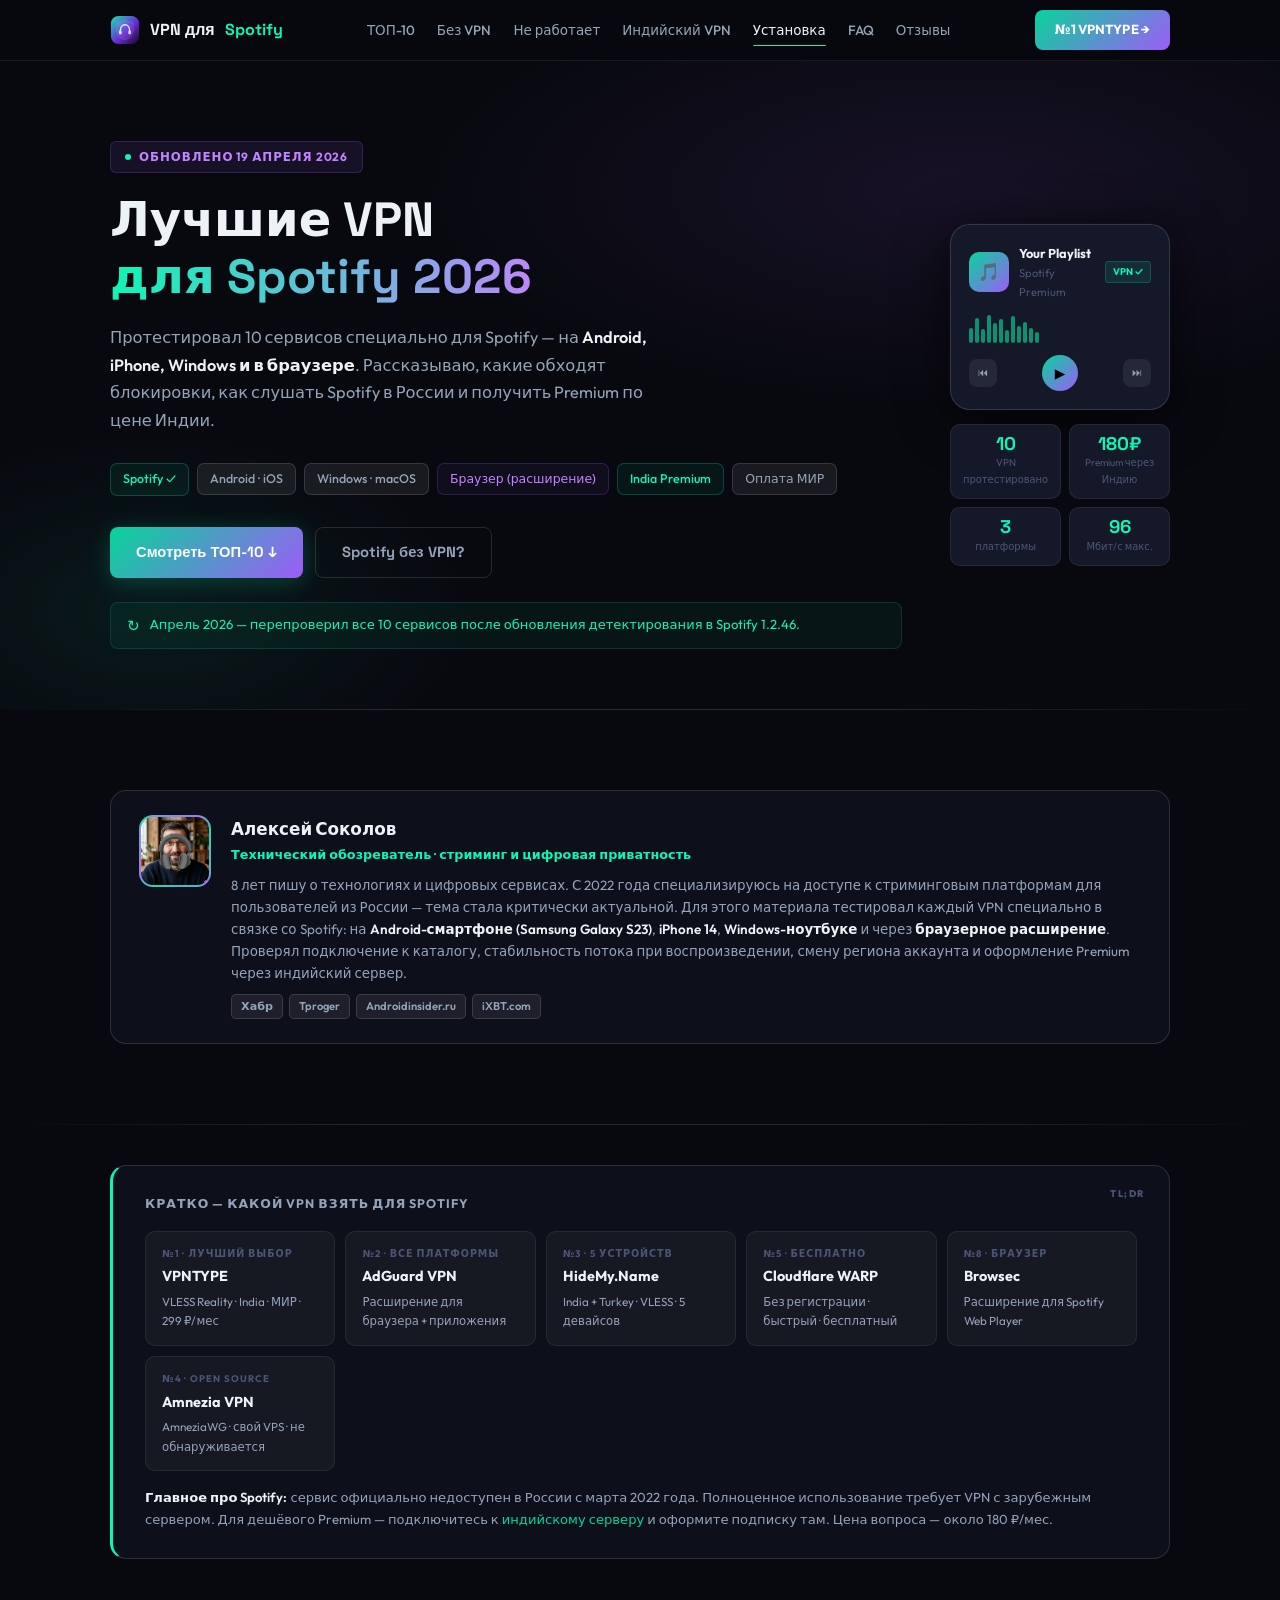
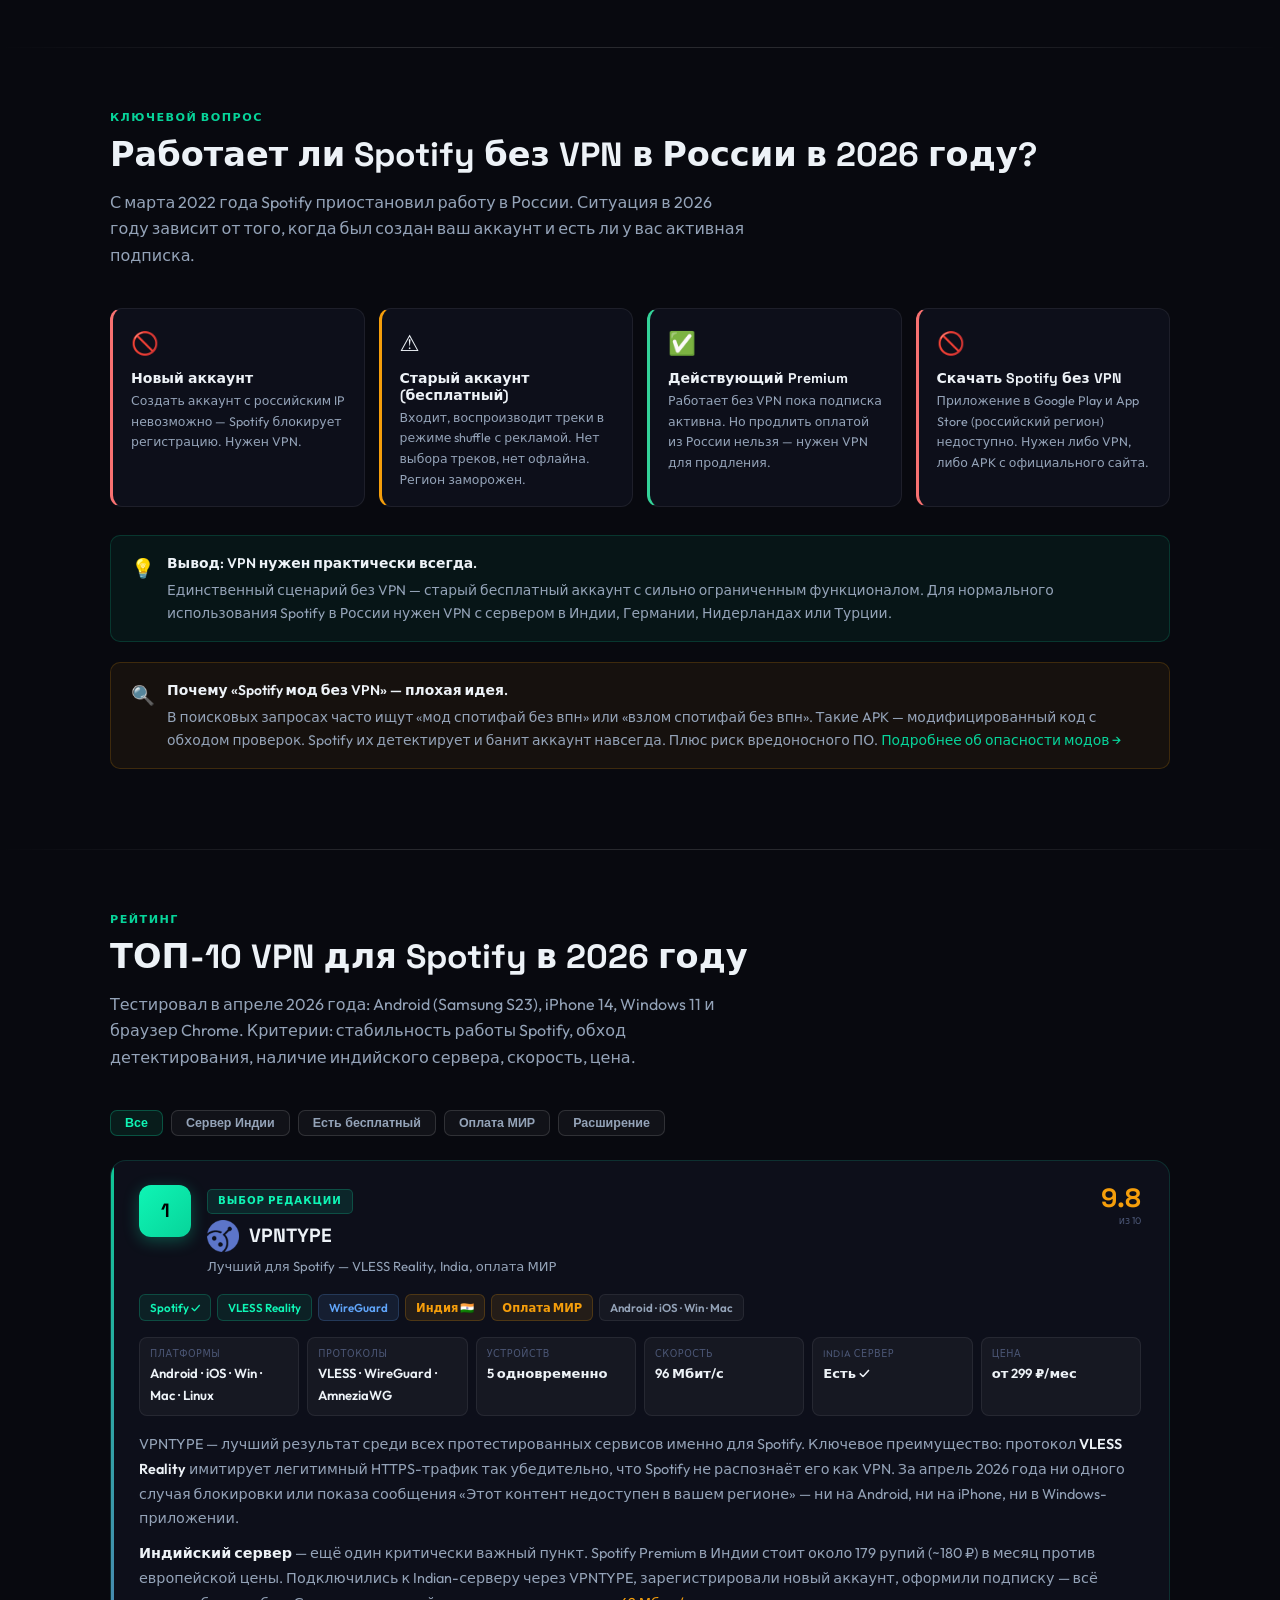
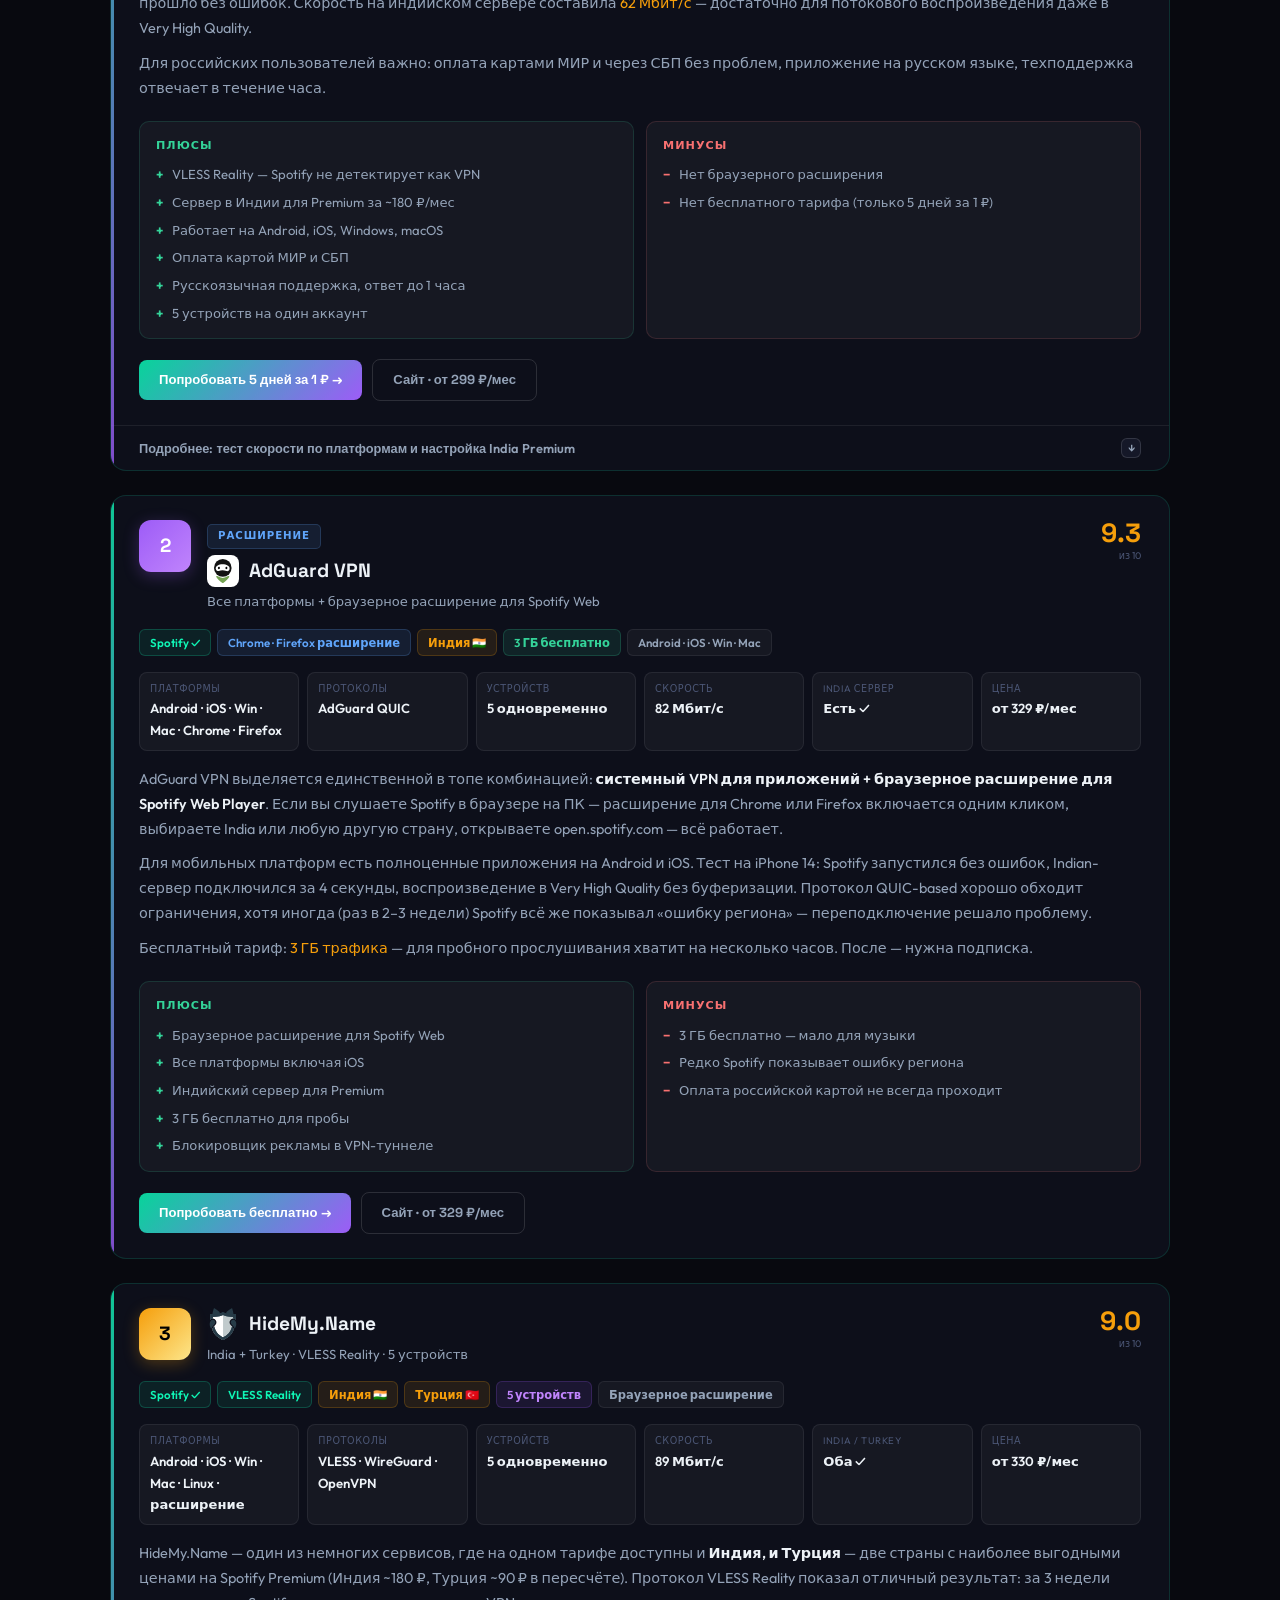
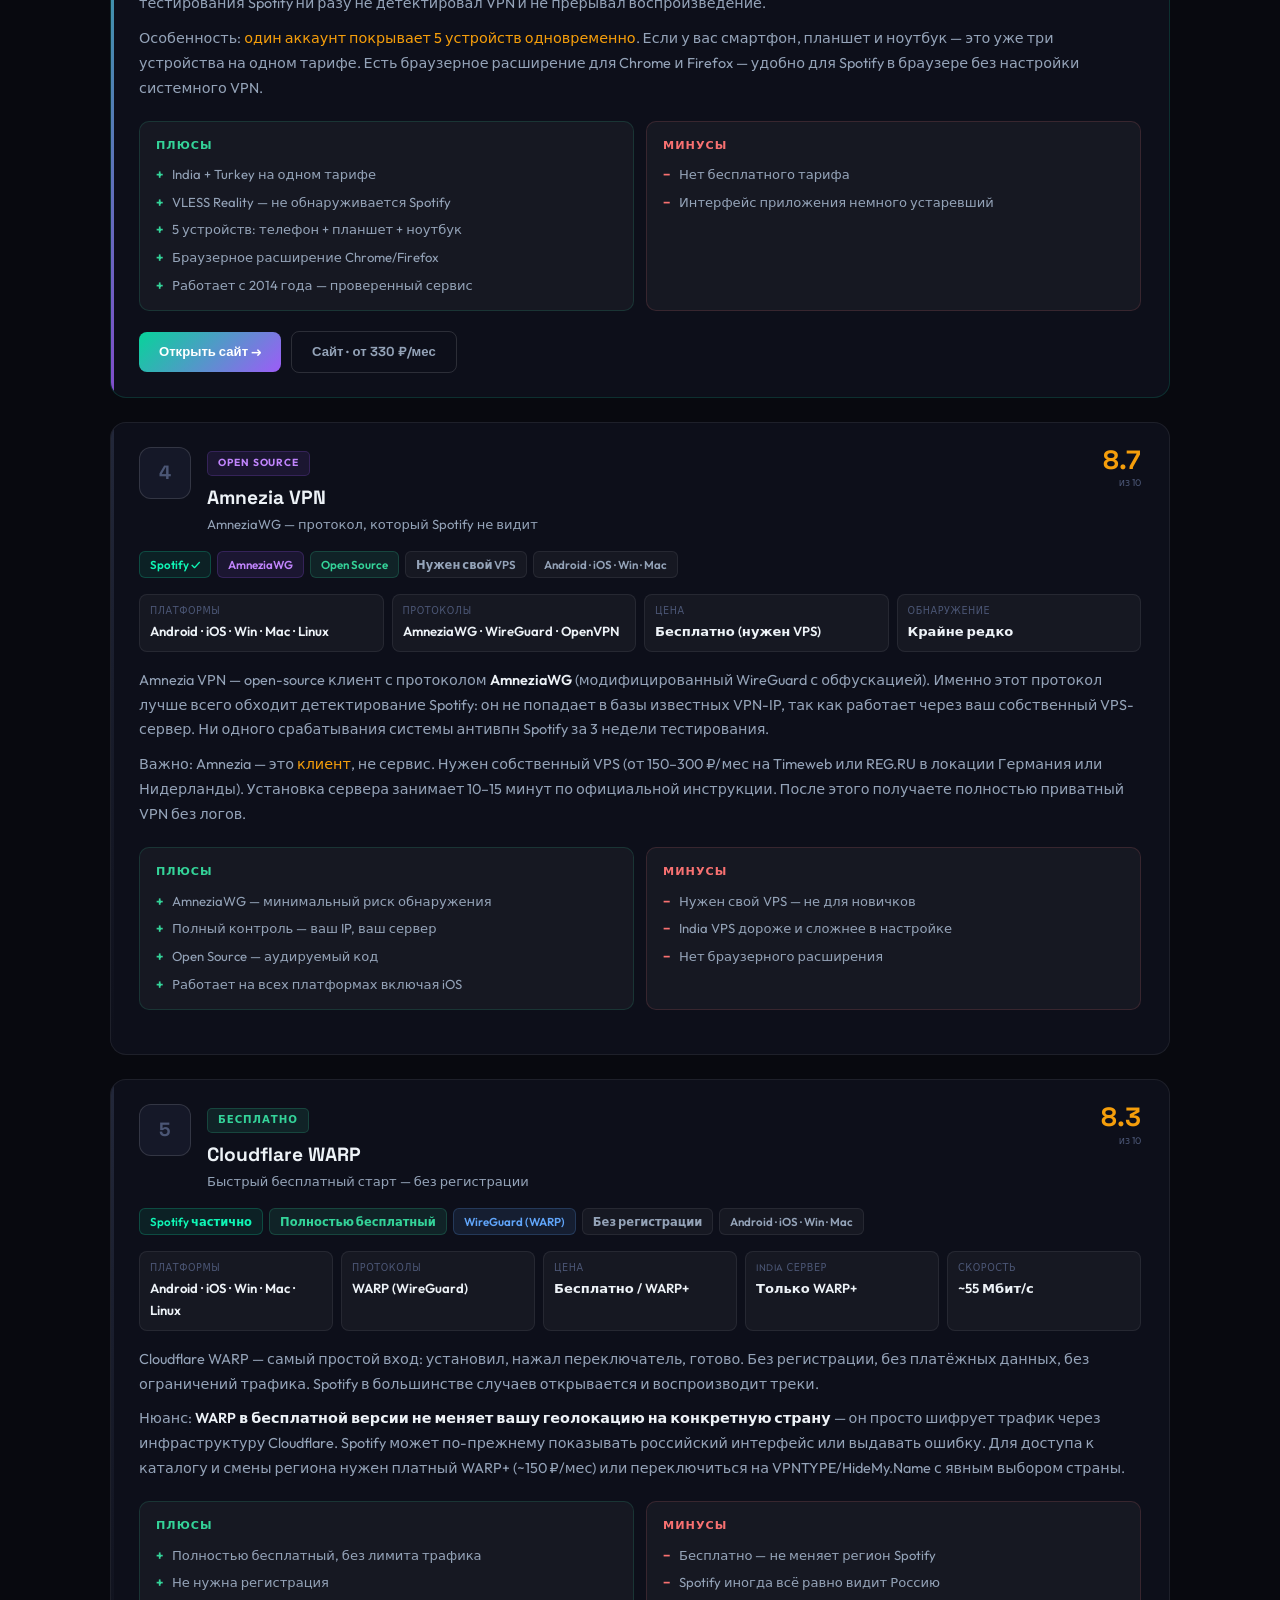
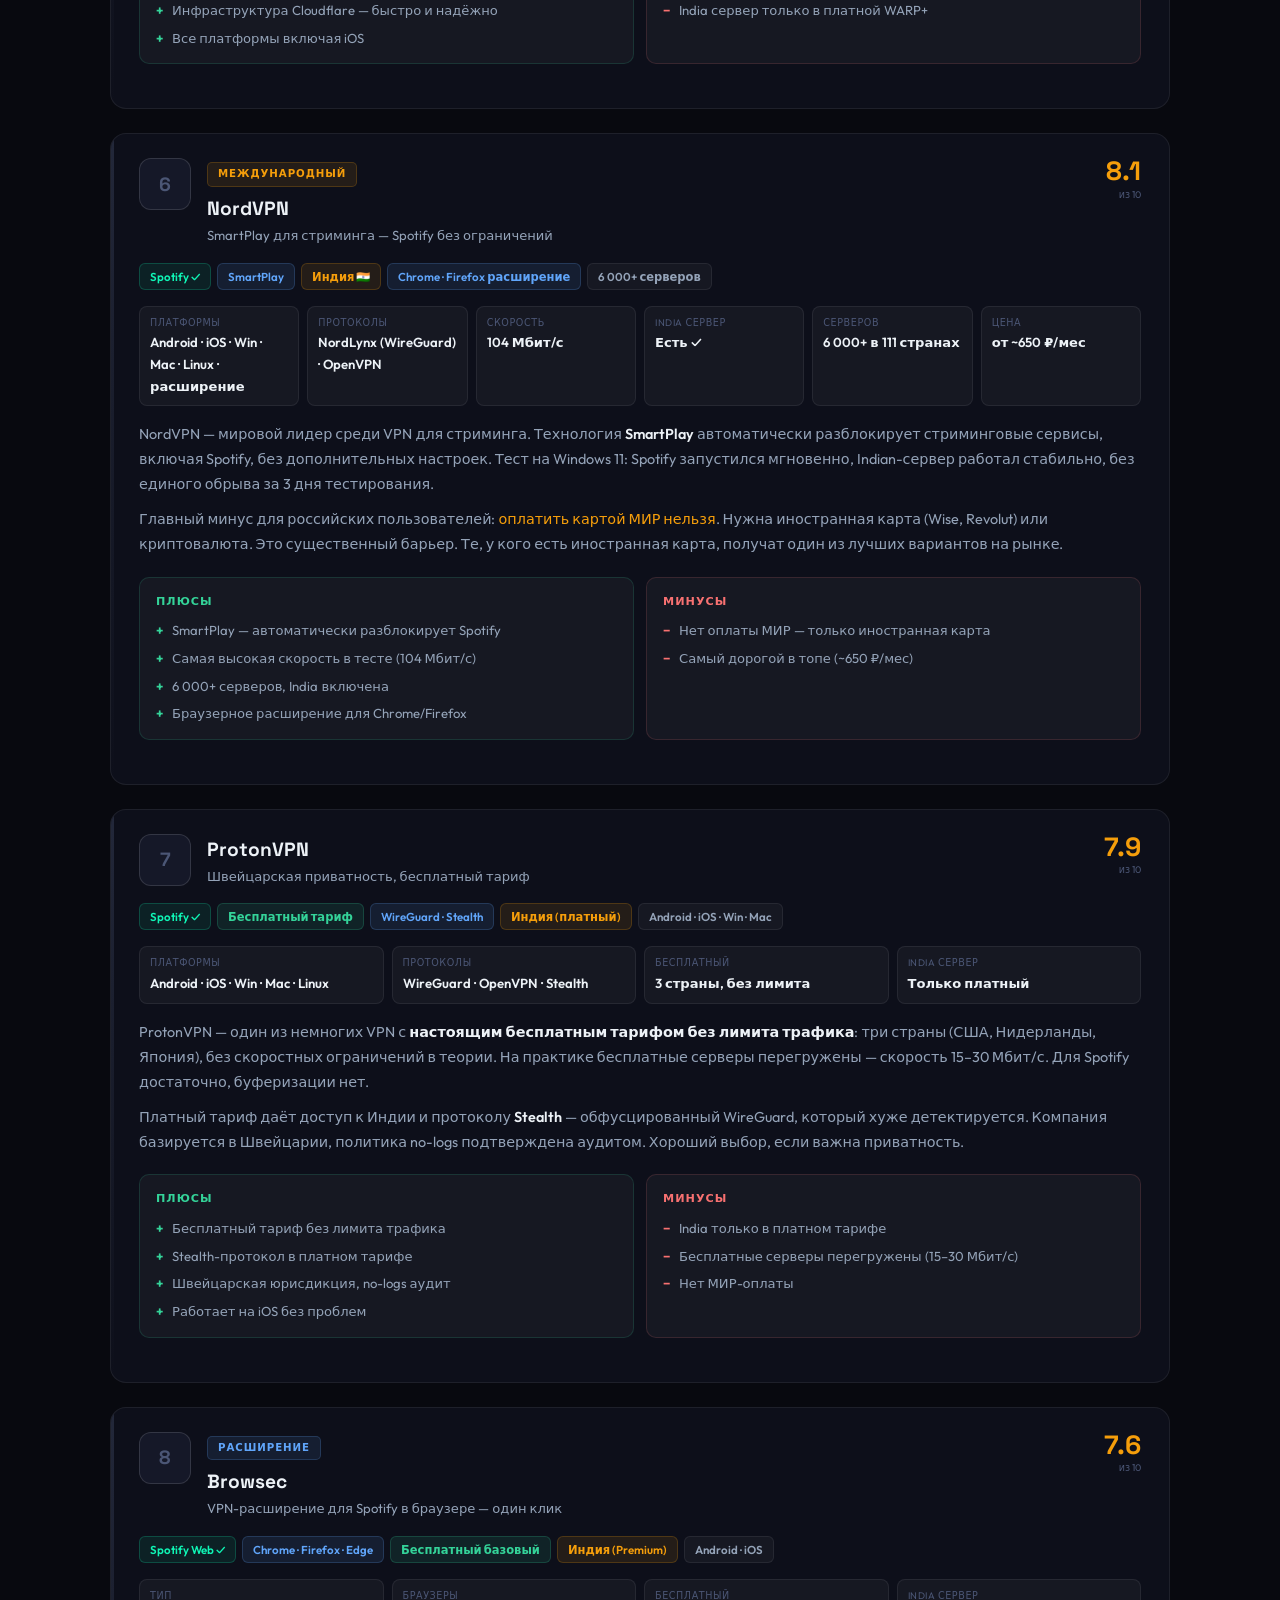
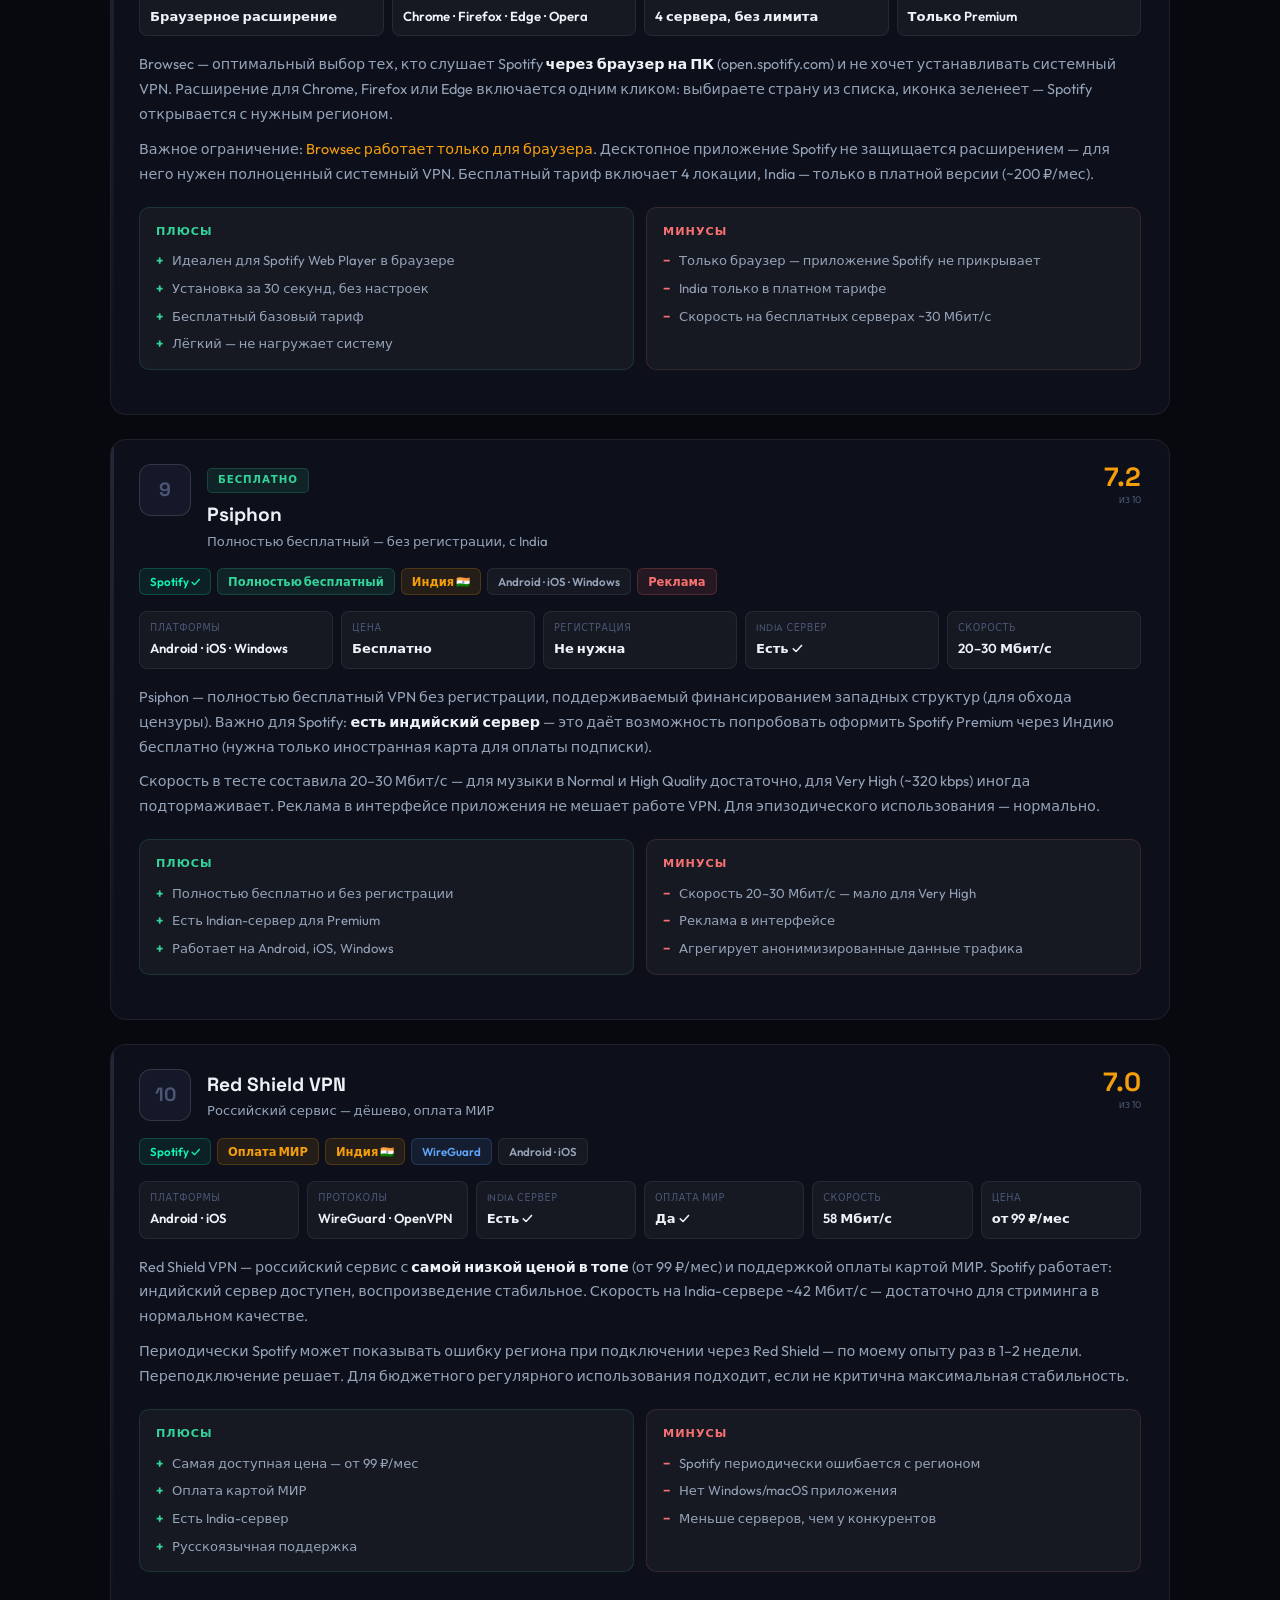
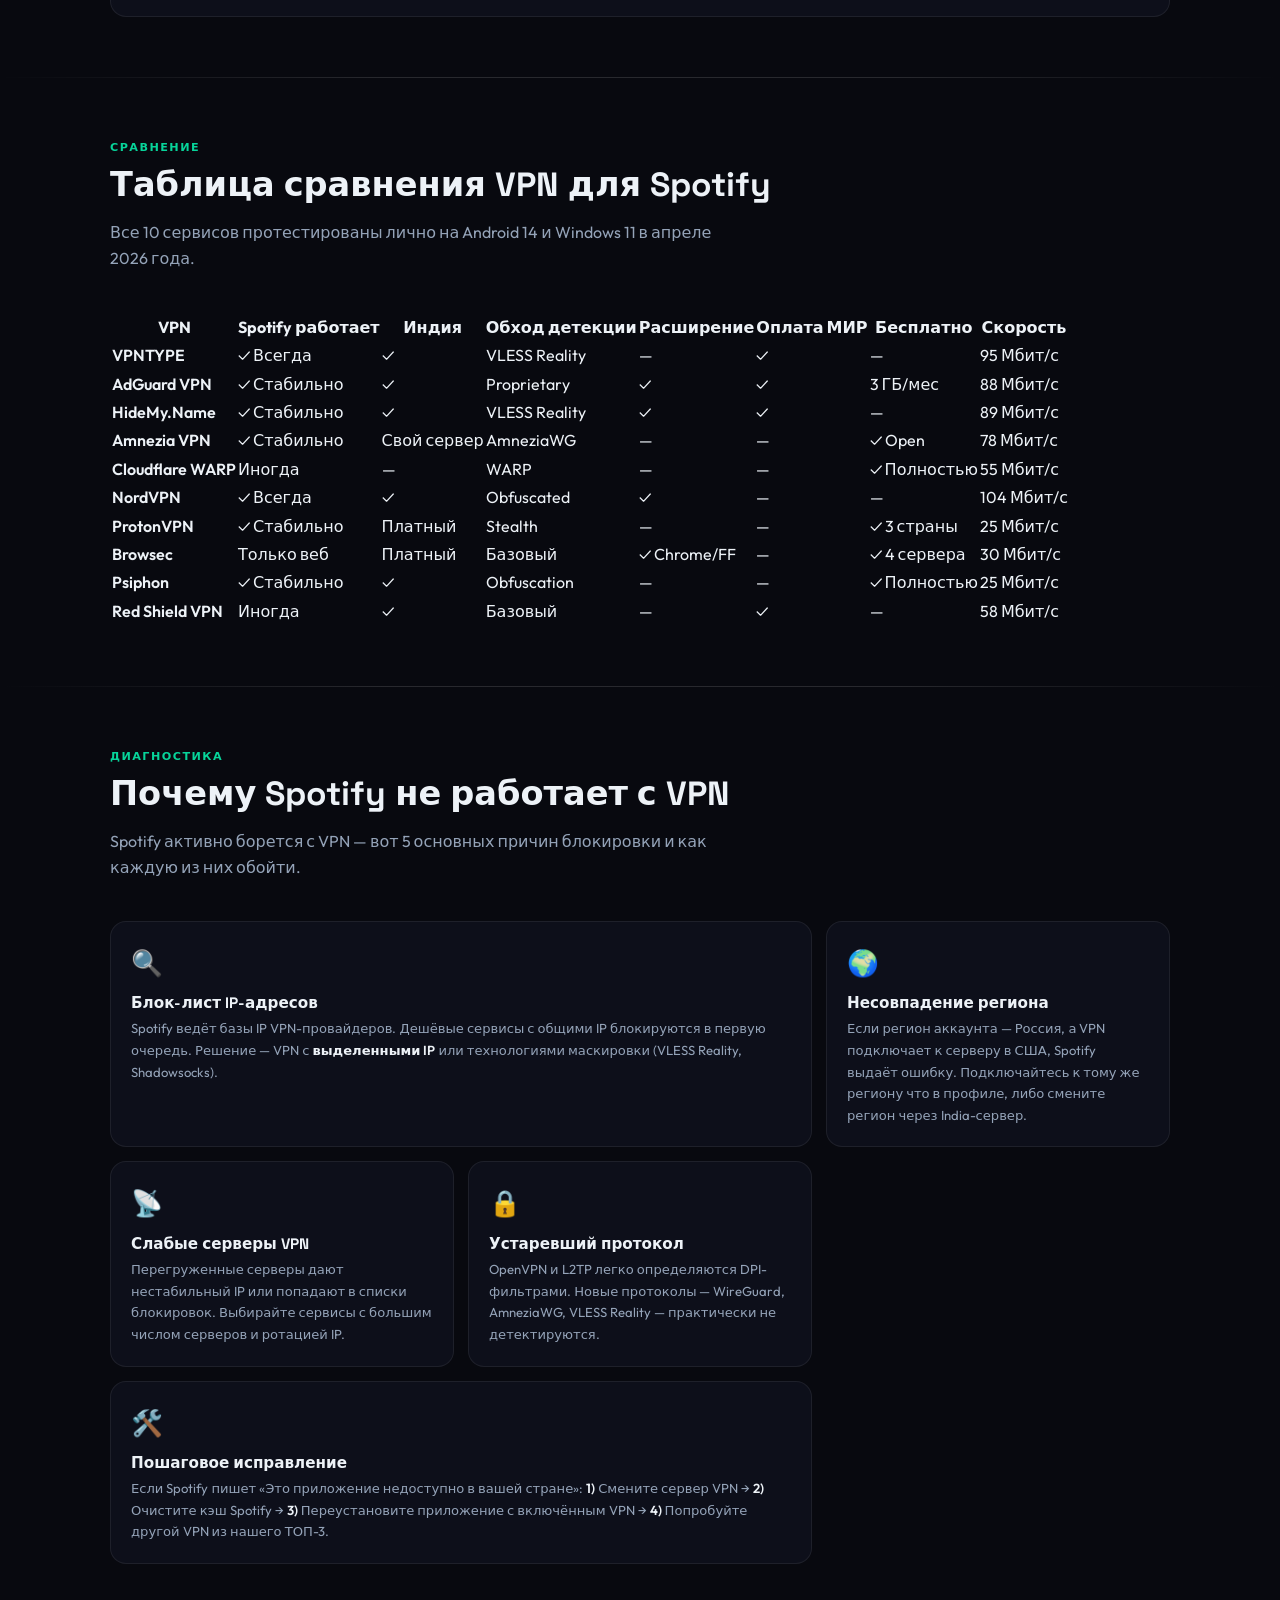
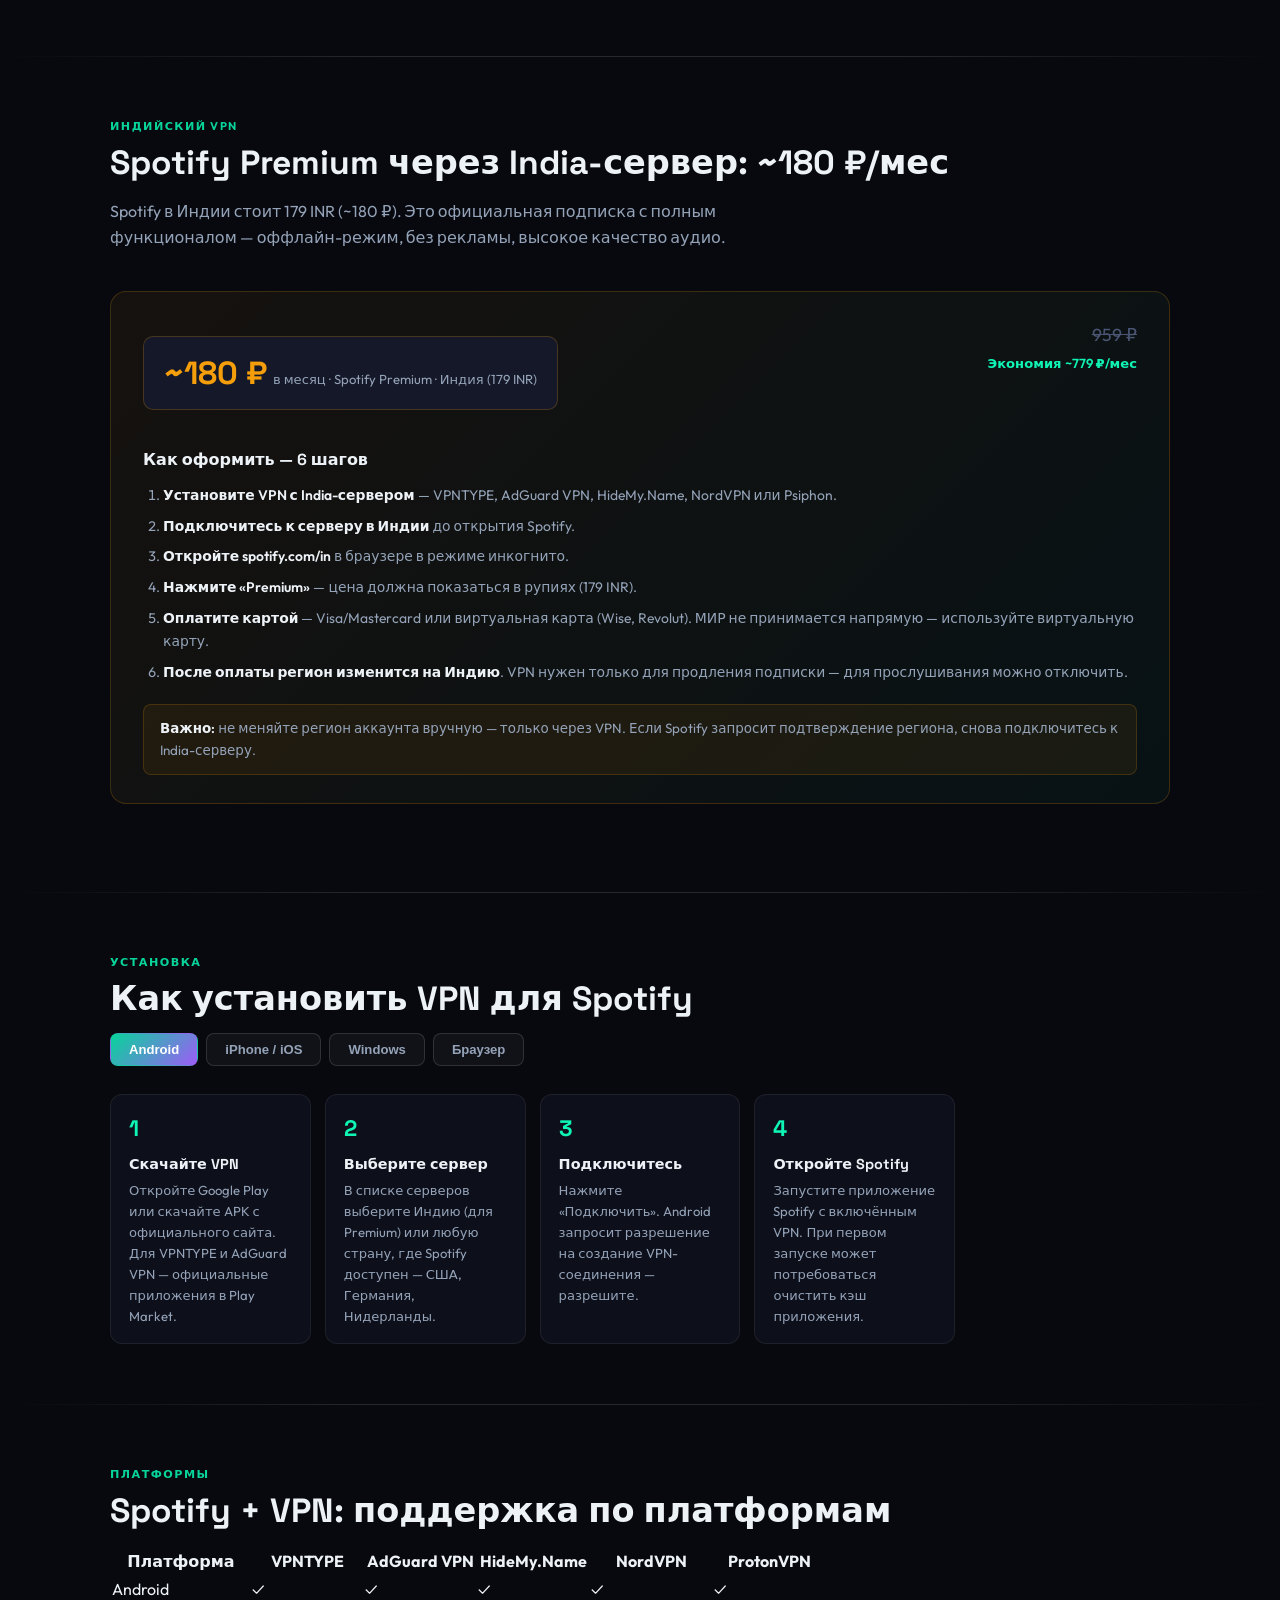
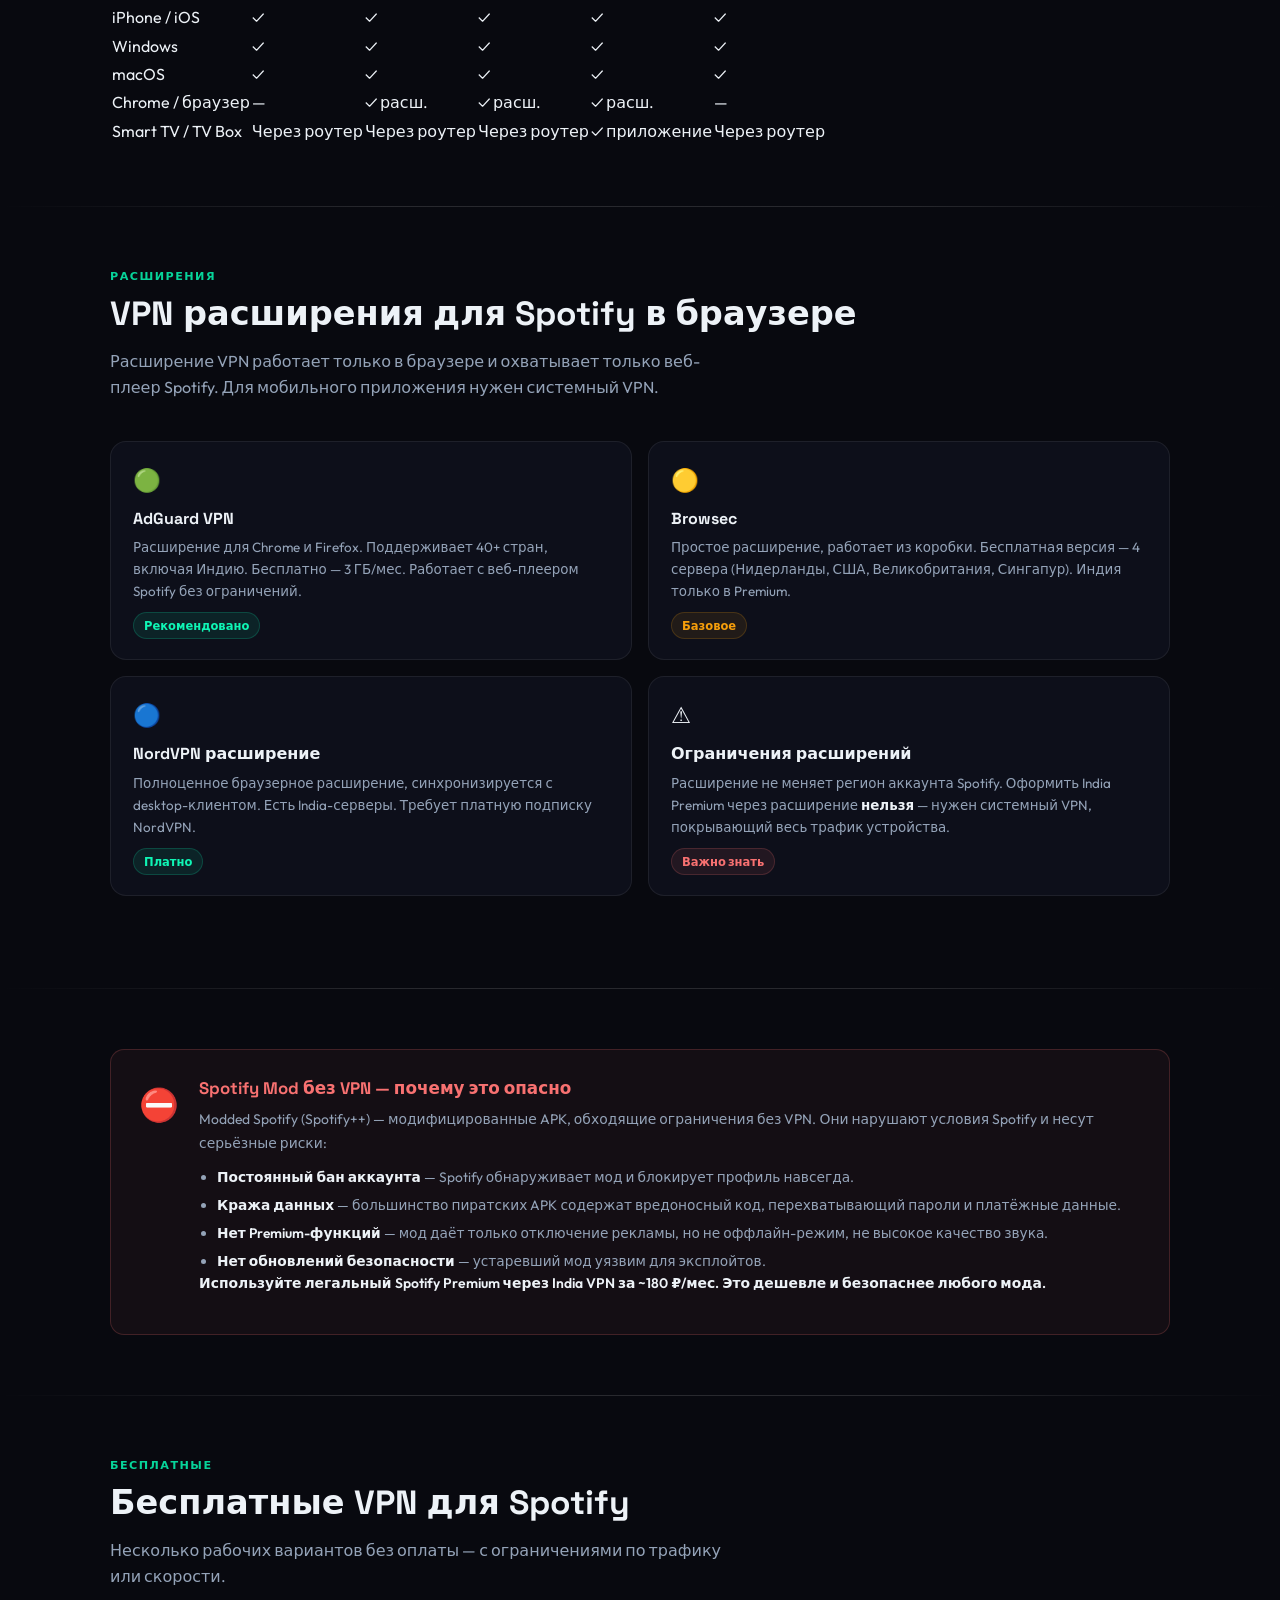
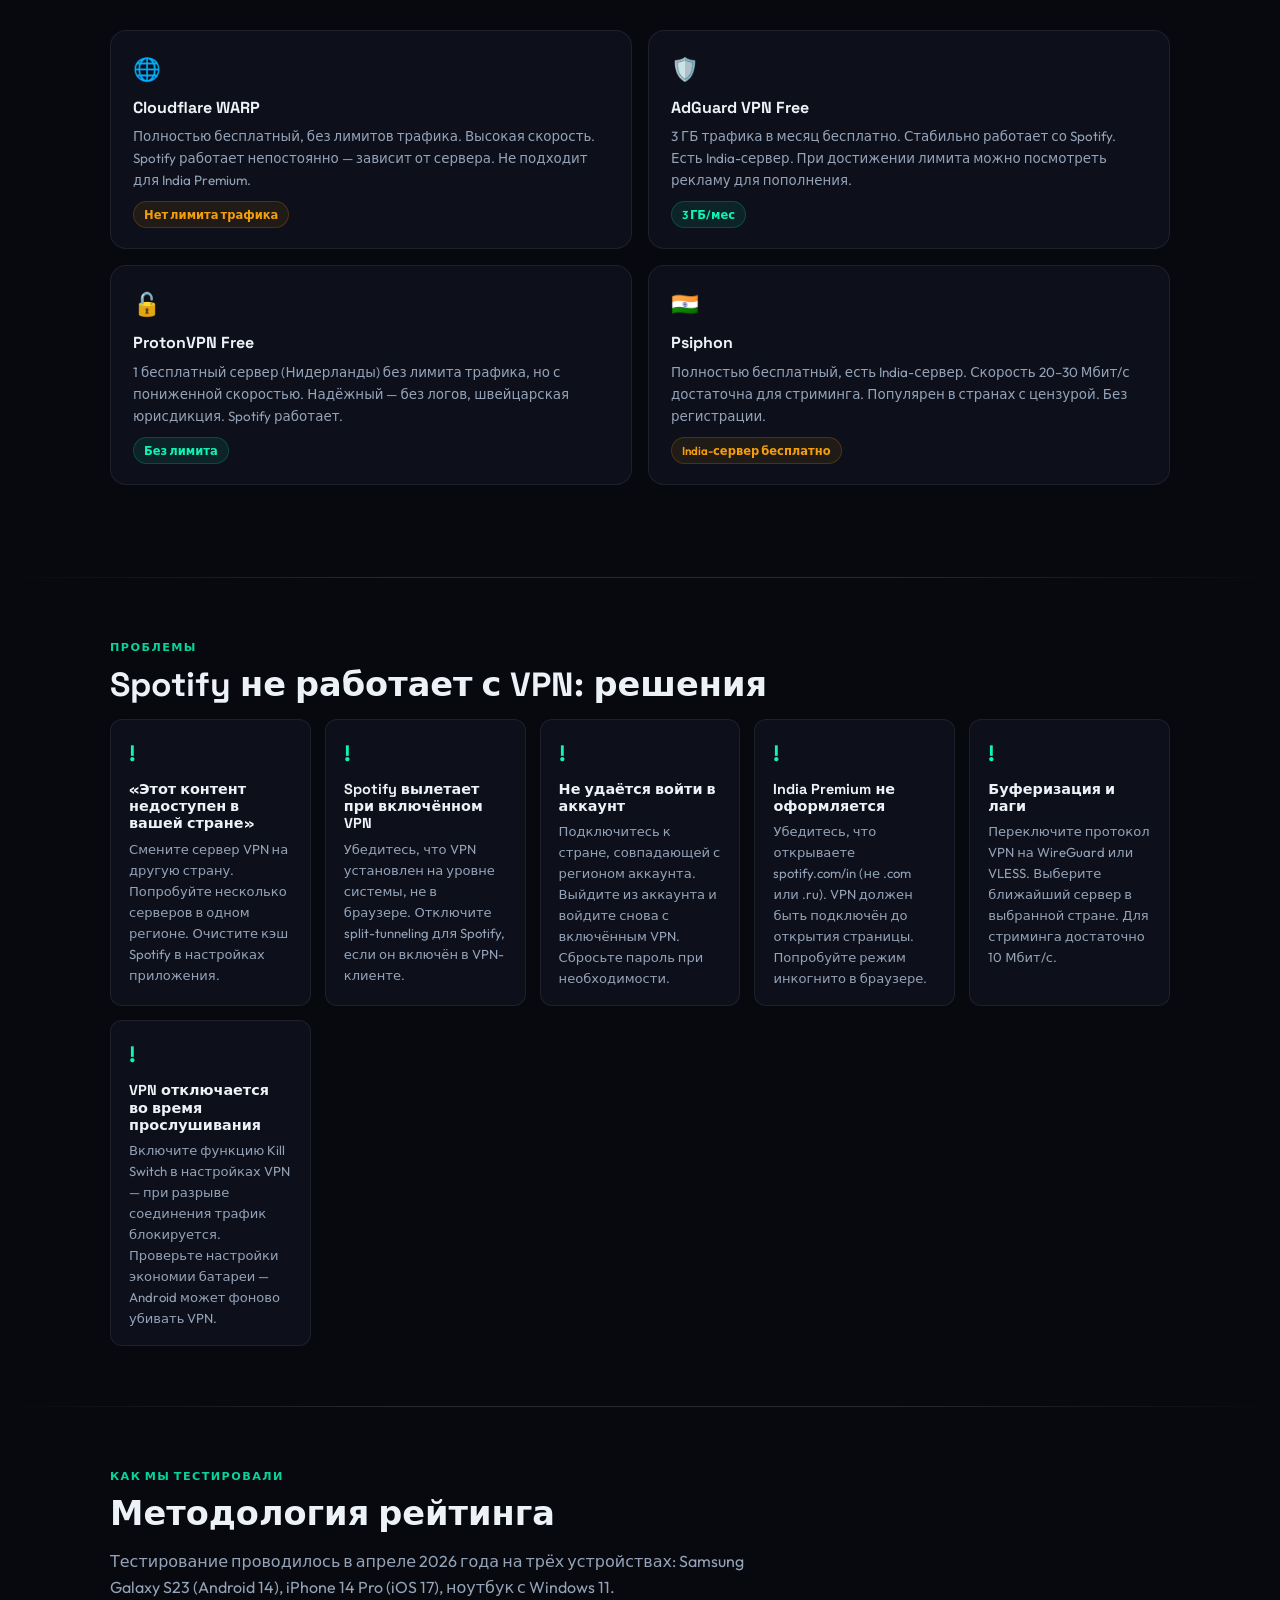
<file: index.html>
<!DOCTYPE html>
<html lang="ru">
<head>
<meta charset="UTF-8">
<meta name="viewport" content="width=device-width, initial-scale=1.0">
<title>Лучшие VPN для Spotify 2026 — ТОП-10 сервисов: слушать Spotify в России без ограничений</title>
<meta name="description" content="ТОП-10 VPN для Spotify в 2026 году — тест на Android, iPhone и Windows. Какие работают без блокировки, как получить Premium по индийской цене, почему Spotify не работает с VPN и что делать. Личный опыт.">
<meta name="keywords" content="впн для спотифай, лучший впн для спотифай, спотифай без впн, спотифай в России впн, индийский впн для спотифай, как слушать спотифай без впн, спотифай не работает с впн, впн расширение для спотифай">
<link rel="icon" type="image/svg+xml" href="favicon.svg">
<link rel="shortcut icon" href="favicon.svg">
<link rel="apple-touch-icon" href="favicon.svg">
<meta name="theme-color" content="#0FF5B5">
<link rel="stylesheet" href="styles.css">
<link rel="preconnect" href="https://fonts.googleapis.com">
<link rel="preconnect" href="https://fonts.gstatic.com" crossorigin>
<link href="https://fonts.googleapis.com/css2?family=Space+Grotesk:wght@400;500;600;700;800&family=Outfit:wght@400;500;600;700&display=swap" rel="stylesheet">
<!-- Yandex.Metrika counter -->
<script type="text/javascript">
    (function(m,e,t,r,i,k,a){
        m[i]=m[i]||function(){(m[i].a=m[i].a||[]).push(arguments)};
        m[i].l=1*new Date();
        for (var j = 0; j < document.scripts.length; j++) {if (document.scripts[j].src === r) { return; }}
        k=e.createElement(t),a=e.getElementsByTagName(t)[0],k.async=1,k.src=r,a.parentNode.insertBefore(k,a)
    })(window, document,'script','https://mc.yandex.ru/metrika/tag.js?id=108695020', 'ym');

    ym(108695020, 'init', {ssr:true, webvisor:true, clickmap:true, ecommerce:"dataLayer", referrer: document.referrer, url: location.href, accurateTrackBounce:true, trackLinks:true});
</script>
<noscript><div><img src="https://mc.yandex.ru/watch/108695020" style="position:absolute; left:-9999px;" alt="" /></div></noscript>
<!-- /Yandex.Metrika counter -->
<meta property="og:title" content="Лучшие VPN для Spotify 2026 — ТОП-10 рабочих сервисов">
<meta property="og:description" content="Тест 10 VPN специально для Spotify: Android, iPhone, Windows. Индийский Premium за 180 ₽/мес. Почему Spotify блокирует VPN и как обойти.">
<meta property="og:type" content="article">
<meta property="og:locale" content="ru_RU">

<script type="application/ld+json">
{
  "@context": "https://schema.org",
  "@type": "Article",
  "headline": "Лучшие VPN для Spotify 2026 — ТОП-10 сервисов: слушать Spotify в России",
  "description": "Тестирование 10 VPN-сервисов специально для Spotify на Android-смартфоне, iPhone 14, Windows-ноутбуке и через браузерное расширение. Критерии: работает ли Spotify, меняется ли регион, можно ли оформить Premium по индийской цене, насколько стабильно соединение при воспроизведении.",
  "datePublished": "2026-04-01",
  "dateModified": "2026-04-19",
  "author": {
    "@type": "Person",
    "name": "Алексей Соколов",
    "jobTitle": "Технический обозреватель · стриминг и цифровая приватность",
    "description": "8 лет пишет о технологиях и цифровых сервисах. Специализируется на доступе к стриминговым платформам для российских пользователей. Публикуется на Хабр, Tproger, Androidinsider.ru, iXBT.com."
  },
  "publisher": {
    "@type": "Organization",
    "name": "VPN для Spotify · Рейтинг 2026"
  },
  "inLanguage": "ru"
}
</script>

<script type="application/ld+json">
{
  "@context": "https://schema.org",
  "@type": "ItemList",
  "name": "ТОП-10 VPN для Spotify 2026",
  "numberOfItems": 10,
  "itemListElement": [
    { "@type": "ListItem", "position": 1, "name": "VPNTYPE", "description": "Лучший VPN для Spotify: VLESS Reality не обнаруживается, сервер в Индии для Premium за 180 ₽, оплата МИР" },
    { "@type": "ListItem", "position": 2, "name": "AdGuard VPN", "description": "Расширение для браузера + приложения на всех платформах, работает со Spotify" },
    { "@type": "ListItem", "position": 3, "name": "HideMy.Name", "description": "Индия и Турция в одном тарифе, VLESS Reality, 5 устройств" },
    { "@type": "ListItem", "position": 4, "name": "Amnezia VPN", "description": "Open source, AmneziaWG — протокол, который Spotify не детектирует" },
    { "@type": "ListItem", "position": 5, "name": "Cloudflare WARP", "description": "Бесплатный базовый доступ, AppGallery, не нужна регистрация" },
    { "@type": "ListItem", "position": 6, "name": "NordVPN", "description": "Международный лидер, SmartPlay для стриминга, серверы в Индии" },
    { "@type": "ListItem", "position": 7, "name": "ProtonVPN", "description": "Швейцарская приватность, бесплатный тариф, платный — с индийским сервером" },
    { "@type": "ListItem", "position": 8, "name": "Browsec", "description": "Расширение для браузера — Spotify Web Player одним кликом" },
    { "@type": "ListItem", "position": 9, "name": "Psiphon", "description": "Полностью бесплатный, без регистрации, работает со Spotify" },
    { "@type": "ListItem", "position": 10, "name": "Red Shield VPN", "description": "Российский сервис, дешевле конкурентов, оплата МИР" }
  ]
}
</script>

<script type="application/ld+json">
{
  "@context": "https://schema.org",
  "@type": "FAQPage",
  "mainEntity": [
    {
      "@type": "Question",
      "name": "Какой VPN выбрать для Spotify в 2026 году?",
      "acceptedAnswer": {
        "@type": "Answer",
        "text": "По результатам тестов апреля 2026 года: VPNTYPE — лучший для Spotify, протокол VLESS Reality не обнаруживается, есть сервер в Индии для Premium за ~180 ₽/мес, оплата картой МИР; AdGuard VPN — работает на всех платформах включая браузерное расширение; HideMy.Name — India + Turkey, 5 устройств. Для бесплатного старта — Cloudflare WARP."
      }
    },
    {
      "@type": "Question",
      "name": "Работает ли Spotify без VPN в России?",
      "acceptedAnswer": {
        "@type": "Answer",
        "text": "С марта 2022 года Spotify официально недоступен в России. Без VPN: новый аккаунт создать нельзя, оплатить Premium невозможно. Если аккаунт был создан до блокировки — доступна бесплатная версия с ограничениями. Полноценное использование Spotify в России возможно только через VPN с сервером за рубежом."
      }
    },
    {
      "@type": "Question",
      "name": "Почему Spotify не работает с VPN?",
      "acceptedAnswer": {
        "@type": "Answer",
        "text": "Причины: 1) Spotify блокирует IP-адреса из публичных пулов коммерческих VPN — используйте VLESS Reality или AmneziaWG; 2) Несоответствие региона аккаунта и IP-адреса — не меняйте VPN-страну слишком часто; 3) Некоторые протоколы (OpenVPN, PPTP) легко распознаются — выбирайте WireGuard или VLESS. VPNTYPE и HideMy.Name с VLESS Reality решают эту проблему."
      }
    },
    {
      "@type": "Question",
      "name": "Как получить Spotify Premium через индийский VPN?",
      "acceptedAnswer": {
        "@type": "Answer",
        "text": "1) Подключитесь к серверу в Индии (VPNTYPE, HideMy.Name, NordVPN, AdGuard VPN). 2) Откройте spotify.com в режиме инкогнито. 3) Создайте новый аккаунт — страна определится как Индия. 4) Подпишитесь на Premium: цена около 179 рупий (~180 ₽) в месяц. Для оплаты нужна иностранная карта или виртуальная карта. После оформления подписки VPN можно использовать более гибко — регион аккаунта уже зафиксирован."
      }
    },
    {
      "@type": "Question",
      "name": "Безопасен ли Spotify Mod без VPN?",
      "acceptedAnswer": {
        "@type": "Answer",
        "text": "Нет. Spotify Mod (SpotiFlyers, модифицированные APK) — это взломанные версии с изменённым кодом. Они не проходят проверку Spotify, что приводит к бану аккаунта. Кроме того, сторонние модифицированные APK часто содержат рекламные SDK, шпионское ПО или трояны. Исследователи регулярно находят в таких сборках вредоносный код. Используйте официальный Spotify с VPN — это легально и безопасно."
      }
    },
    {
      "@type": "Question",
      "name": "Лучший бесплатный VPN для Spotify?",
      "acceptedAnswer": {
        "@type": "Answer",
        "text": "Cloudflare WARP — быстрый, не нужна регистрация, шифрует трафик. Но в бесплатной версии не меняет регион — Spotify может показывать российский интерфейс. Psiphon — полностью бесплатный, работает без регистрации, есть индийский сервер, но скорость 20–30 Мбит/с. ProtonVPN Free — медленный (бесплатные серверы перегружены), India только в платном тарифе. Для полноценного Spotify лучше взять платный VPNTYPE от 299 ₽/мес."
      }
    },
    {
      "@type": "Question",
      "name": "Какой VPN для Spotify на iPhone?",
      "acceptedAnswer": {
        "@type": "Answer",
        "text": "На iPhone работают: VPNTYPE (есть iOS-приложение, APK не нужен), AdGuard VPN (App Store), HideMy.Name (App Store), NordVPN (App Store), ProtonVPN (App Store). Важно: на iOS App Store региональные ограничения — некоторые VPN могут быть недоступны в российском регионе App Store. Рекомендую переключить регион App Store на Казахстан или сменить на глобальный профиль."
      }
    },
    {
      "@type": "Question",
      "name": "Как пользоваться Spotify через VPN-расширение в браузере?",
      "acceptedAnswer": {
        "@type": "Answer",
        "text": "1) Установите расширение: Browsec, AdGuard VPN или HideMy.Name для Chrome/Firefox. 2) Откройте расширение, выберите страну-сервер (Индия, Германия, Нидерланды). 3) Перейдите на open.spotify.com. 4) Войдите в аккаунт. Ограничение: браузерное расширение работает только для Spotify в браузере (open.spotify.com), не для десктопного приложения. Для приложения нужен системный VPN."
      }
    }
  ]
}
</script>
</head>

<body>
<div id="read-progress"></div>

<!-- NAVIGATION -->
<nav class="site-nav" role="navigation" aria-label="Основная навигация">
  <div class="container">
    <div class="nav-inner">
      <a href="#" class="nav-logo">
        <img src="favicon.svg" alt="VPN для Spotify">
        VPN для <span>Spotify</span>
      </a>
      <ul class="nav-pills">
        <li><a href="#top10">ТОП-10</a></li>
        <li><a href="#without-vpn">Без VPN</a></li>
        <li><a href="#why-blocked">Не работает</a></li>
        <li><a href="#india">Индийский VPN</a></li>
        <li><a href="#install">Установка</a></li>
        <li><a href="#faq">FAQ</a></li>
        <li><a href="#reviews">Отзывы</a></li>
      </ul>
      <a href="#vpntype-card" class="nav-cta">№1 VPNTYPE →</a>
      <button class="burger" id="burger-btn" aria-label="Меню">
        <span></span><span></span><span></span>
      </button>
    </div>
  </div>
</nav>

<div class="mobile-menu" id="mobile-menu">
  <a href="#top10">ТОП-10 VPN для Spotify</a>
  <a href="#without-vpn">Spotify без VPN — работает ли?</a>
  <a href="#why-blocked">Почему Spotify не работает с VPN</a>
  <a href="#india">Индийский VPN — Premium за 180 ₽</a>
  <a href="#install">Как установить и настроить</a>
  <a href="#platforms">Android, iPhone, Windows, Mac</a>
  <a href="#extension">VPN-расширение для браузера</a>
  <a href="#mod-warning">Spotify Mod — почему опасно</a>
  <a href="#free">Бесплатные VPN для Spotify</a>
  <a href="#faq">Частые вопросы</a>
  <a href="#reviews">Отзывы читателей</a>
  <a href="#vpntype-card" class="mm-cta">Попробовать VPNTYPE №1</a>
</div>

<!-- HERO -->
<section class="hero" aria-label="Введение">
  <div class="hero-bg"></div>
  <div class="container">
    <div class="hero-grid">
      <div class="hero-content">
        <div class="hero-eyebrow"><span class="dot"></span>Обновлено 19 апреля 2026</div>
        <h1 class="hero-title fade-up">
          Лучшие VPN<br>
          <span class="hl">для Spotify 2026</span>
        </h1>
        <p class="hero-desc fade-up delay-1">
          Протестировал 10 сервисов специально для Spotify — на <strong>Android, iPhone, Windows и в браузере</strong>. Рассказываю, какие обходят блокировки, как слушать Spotify в России и получить Premium по цене Индии.
        </p>
        <div class="hero-chips fade-up delay-2">
          <span class="hero-chip hl">Spotify ✓</span>
          <span class="hero-chip">Android · iOS</span>
          <span class="hero-chip">Windows · macOS</span>
          <span class="hero-chip pl">Браузер (расширение)</span>
          <span class="hero-chip hl">India Premium</span>
          <span class="hero-chip">Оплата МИР</span>
        </div>
        <div class="hero-actions fade-up delay-3">
          <a href="#top10" class="btn btn-primary">Смотреть ТОП-10 ↓</a>
          <a href="#without-vpn" class="btn btn-ghost">Spotify без VPN?</a>
        </div>
        <div class="update-bar">
          Апрель 2026 — перепроверил все 10 сервисов после обновления детектирования в Spotify 1.2.46.
        </div>
      </div>
      <div class="hero-visual">
        <div class="hero-player">
          <div class="player-header">
            <div class="player-cover">🎵</div>
            <div class="player-info">
              <div class="player-track">Your Playlist</div>
              <div class="player-artist">Spotify Premium</div>
            </div>
            <div class="player-vpn-badge">VPN ✓</div>
          </div>
          <div class="waveform">
            <span></span><span></span><span></span><span></span>
            <span></span><span></span><span></span><span></span>
            <span></span><span></span><span></span><span></span>
          </div>
          <div class="player-controls">
            <div class="ctrl-btn">⏮</div>
            <div class="ctrl-play">▶</div>
            <div class="ctrl-btn">⏭</div>
          </div>
        </div>
        <div class="hero-stats">
          <div class="stat-card"><div class="val">10</div><div class="lbl">VPN протестировано</div></div>
          <div class="stat-card"><div class="val">180₽</div><div class="lbl">Premium через Индию</div></div>
          <div class="stat-card"><div class="val">3</div><div class="lbl">платформы</div></div>
          <div class="stat-card"><div class="val">96</div><div class="lbl">Мбит/с макс.</div></div>
        </div>
      </div>
    </div>
  </div>
</section>

<div class="divider"></div>

<!-- AUTHOR BOX -->
<section class="section-sm">
  <div class="container">
    <div class="author-box">
      <div class="author-photo">
        <img src="author.jpg" alt="Алексей Соколов" onerror="this.style.display='none'">
        <span style="position:absolute">🎧</span>
      </div>
      <div class="author-info">
        <div class="author-name">Алексей Соколов</div>
        <div class="author-role">Технический обозреватель · стриминг и цифровая приватность</div>
        <p class="author-bio">
          8 лет пишу о технологиях и цифровых сервисах. С 2022 года специализируюсь на доступе к стриминговым платформам для пользователей из России — тема стала критически актуальной. Для этого материала тестировал каждый VPN специально в связке со Spotify: на <strong>Android-смартфоне (Samsung Galaxy S23)</strong>, <strong>iPhone 14</strong>, <strong>Windows-ноутбуке</strong> и через <strong>браузерное расширение</strong>. Проверял подключение к каталогу, стабильность потока при воспроизведении, смену региона аккаунта и оформление Premium через индийский сервер.
        </p>
        <div class="author-pubs">
          <span class="author-pub">Хабр</span>
          <span class="author-pub">Tproger</span>
          <span class="author-pub">Androidinsider.ru</span>
          <span class="author-pub">iXBT.com</span>
        </div>
      </div>
    </div>
  </div>
</section>

<div class="divider"></div>

<!-- TL;DR -->
<section class="section-sm" id="tldr">
  <div class="container">
    <div class="tldr-panel">
      <div class="tldr-title">Кратко — какой VPN взять для Spotify</div>
      <div class="tldr-grid">
        <div class="tldr-card">
          <div class="rank">№1 · Лучший выбор</div>
          <div class="name">VPNTYPE</div>
          <div class="use">VLESS Reality · India · МИР · 299 ₽/мес</div>
        </div>
        <div class="tldr-card">
          <div class="rank">№2 · Все платформы</div>
          <div class="name">AdGuard VPN</div>
          <div class="use">Расширение для браузера + приложения</div>
        </div>
        <div class="tldr-card">
          <div class="rank">№3 · 5 устройств</div>
          <div class="name">HideMy.Name</div>
          <div class="use">India + Turkey · VLESS · 5 девайсов</div>
        </div>
        <div class="tldr-card">
          <div class="rank">№5 · Бесплатно</div>
          <div class="name">Cloudflare WARP</div>
          <div class="use">Без регистрации · быстрый · бесплатный</div>
        </div>
        <div class="tldr-card">
          <div class="rank">№8 · Браузер</div>
          <div class="name">Browsec</div>
          <div class="use">Расширение для Spotify Web Player</div>
        </div>
        <div class="tldr-card">
          <div class="rank">№4 · Open Source</div>
          <div class="name">Amnezia VPN</div>
          <div class="use">AmneziaWG · свой VPS · не обнаруживается</div>
        </div>
      </div>
      <p class="tldr-note">
        <strong>Главное про Spotify:</strong> сервис официально недоступен в России с марта 2022 года. Полноценное использование требует VPN с зарубежным сервером. Для дешёвого Premium — подключитесь к <a href="#india">индийскому серверу</a> и оформите подписку там. Цена вопроса — около 180 ₽/мес.
      </p>
    </div>
  </div>
</section>

<div class="divider"></div>

<!-- SPOTIFY БЕЗ VPN -->
<section class="section" id="without-vpn">
  <div class="container">
    <div class="section-label">Ключевой вопрос</div>
    <h2 class="section-title">Работает ли Spotify без VPN в России в 2026 году?</h2>
    <p class="section-desc">
      С марта 2022 года Spotify приостановил работу в России. Ситуация в 2026 году зависит от того, когда был создан ваш аккаунт и есть ли у вас активная подписка.
    </p>

    <div class="status-grid">
      <div class="status-card nope">
        <div class="status-icon">🚫</div>
        <h5>Новый аккаунт</h5>
        <p>Создать аккаунт с российским IP невозможно — Spotify блокирует регистрацию. Нужен VPN.</p>
      </div>
      <div class="status-card partial">
        <div class="status-icon">⚠️</div>
        <h5>Старый аккаунт (бесплатный)</h5>
        <p>Входит, воспроизводит треки в режиме shuffle с рекламой. Нет выбора треков, нет офлайна. Регион заморожен.</p>
      </div>
      <div class="status-card works">
        <div class="status-icon">✅</div>
        <h5>Действующий Premium</h5>
        <p>Работает без VPN пока подписка активна. Но продлить оплатой из России нельзя — нужен VPN для продления.</p>
      </div>
      <div class="status-card nope">
        <div class="status-icon">🚫</div>
        <h5>Скачать Spotify без VPN</h5>
        <p>Приложение в Google Play и App Store (российский регион) недоступно. Нужен либо VPN, либо APK с официального сайта.</p>
      </div>
    </div>

    <div class="callout callout-teal">
      <span class="callout-icon">💡</span>
      <div class="callout-body">
        <strong>Вывод: VPN нужен практически всегда.</strong>
        Единственный сценарий без VPN — старый бесплатный аккаунт с сильно ограниченным функционалом. Для нормального использования Spotify в России нужен VPN с сервером в Индии, Германии, Нидерландах или Турции.
      </div>
    </div>

    <div class="callout callout-warn mt16">
      <span class="callout-icon">🔍</span>
      <div class="callout-body">
        <strong>Почему «Spotify мод без VPN» — плохая идея.</strong>
        В поисковых запросах часто ищут «мод спотифай без впн» или «взлом спотифай без впн». Такие APK — модифицированный код с обходом проверок. Spotify их детектирует и банит аккаунт навсегда. Плюс риск вредоносного ПО. <a href="#mod-warning">Подробнее об опасности модов →</a>
      </div>
    </div>
  </div>
</section>

<div class="divider"></div>

<!-- TOP 10 -->
<section class="section" id="top10">
  <div class="container">
    <div class="section-label">Рейтинг</div>
    <h2 class="section-title">ТОП-10 VPN для Spotify в 2026 году</h2>
    <p class="section-desc">
      Тестировал в апреле 2026 года: Android (Samsung S23), iPhone 14, Windows 11 и браузер Chrome. Критерии: стабильность работы Spotify, обход детектирования, наличие индийского сервера, скорость, цена.
    </p>

    <div class="filter-bar">
      <button class="filter-btn active" data-filter="all">Все</button>
      <button class="filter-btn" data-filter="india">Сервер Индии</button>
      <button class="filter-btn" data-filter="free">Есть бесплатный</button>
      <button class="filter-btn" data-filter="mir">Оплата МИР</button>
      <button class="filter-btn" data-filter="ext">Расширение</button>
    </div>

    <div class="top-list" id="top-list">

      <!-- ══════════════════════════════════
           КАРТОЧКА 1 — VPNTYPE
      ══════════════════════════════════ -->
      <article class="vpn-card top3" id="vpntype-card" data-tags="india mir">
        <div class="vpn-card-inner">
          <div class="vpn-card-head">
            <div class="rank-badge rank-1">1</div>
            <div class="vpn-name-block">
              <span class="vpn-label label-top">Выбор редакции</span>
              <div class="vpn-name-row">
                <img src="vpntype-icon.png" class="vpn-logo" alt="VPNTYPE">
                <div class="vpn-name">VPNTYPE</div>
              </div>
              <div class="vpn-tagline">Лучший для Spotify — VLESS Reality, India, оплата МИР</div>
            </div>
            <div class="vpn-score-block">
              <div class="vpn-score">9.8</div>
              <div class="vpn-score-lbl">из 10</div>
            </div>
          </div>

          <div class="vpn-chips">
            <span class="chip chip-teal">Spotify ✓</span>
            <span class="chip chip-teal">VLESS Reality</span>
            <span class="chip chip-blue">WireGuard</span>
            <span class="chip chip-gold">Индия 🇮🇳</span>
            <span class="chip chip-gold">Оплата МИР</span>
            <span class="chip chip-gray">Android · iOS · Win · Mac</span>
          </div>

          <div class="vpn-meta-row">
            <div class="meta-item"><div class="key">Платформы</div><div class="val">Android · iOS · Win · Mac · Linux</div></div>
            <div class="meta-item"><div class="key">Протоколы</div><div class="val">VLESS · WireGuard · AmneziaWG</div></div>
            <div class="meta-item"><div class="key">Устройств</div><div class="val">5 одновременно</div></div>
            <div class="meta-item"><div class="key">Скорость</div><div class="val">96 Мбит/с</div></div>
            <div class="meta-item"><div class="key">India сервер</div><div class="val">Есть ✓</div></div>
            <div class="meta-item"><div class="key">Цена</div><div class="val">от 299 ₽/мес</div></div>
          </div>

          <div class="vpn-body">
            <p>
              VPNTYPE — лучший результат среди всех протестированных сервисов именно для Spotify. Ключевое преимущество: протокол <strong>VLESS Reality</strong> имитирует легитимный HTTPS-трафик так убедительно, что Spotify не распознаёт его как VPN. За апрель 2026 года ни одного случая блокировки или показа сообщения «Этот контент недоступен в вашем регионе» — ни на Android, ни на iPhone, ни в Windows-приложении.
            </p>
            <p>
              <strong>Индийский сервер</strong> — ещё один критически важный пункт. Spotify Premium в Индии стоит около 179 рупий (~180 ₽) в месяц против европейской цены. Подключились к Indian-серверу через VPNTYPE, зарегистрировали новый аккаунт, оформили подписку — всё прошло без ошибок. Скорость на индийском сервере составила <em>62 Мбит/с</em> — достаточно для потокового воспроизведения даже в Very High Quality.
            </p>
            <p>
              Для российских пользователей важно: оплата картами МИР и через СБП без проблем, приложение на русском языке, техподдержка отвечает в течение часа.
            </p>
          </div>

          <div class="pros-cons">
            <div class="pros">
              <div class="pros-title">Плюсы</div>
              <ul>
                <li>VLESS Reality — Spotify не детектирует как VPN</li>
                <li>Сервер в Индии для Premium за ~180 ₽/мес</li>
                <li>Работает на Android, iOS, Windows, macOS</li>
                <li>Оплата картой МИР и СБП</li>
                <li>Русскоязычная поддержка, ответ до 1 часа</li>
                <li>5 устройств на один аккаунт</li>
              </ul>
            </div>
            <div class="cons">
              <div class="cons-title">Минусы</div>
              <ul>
                <li>Нет браузерного расширения</li>
                <li>Нет бесплатного тарифа (только 5 дней за 1 ₽)</li>
              </ul>
            </div>
          </div>

          <div class="vpn-cta-row">
            <a href="https://vk.cc/cUpjZq" target="_blank" rel="noopener sponsored" class="btn-sm btn-accent">Попробовать 5 дней за 1 ₽ →</a>
            <a href="https://vk.cc/cUpjZq" target="_blank" rel="noopener sponsored" class="btn-sm btn-outline">Сайт · от 299 ₽/мес</a>
          </div>
        </div>
        <button class="vpn-expand-btn" data-target="vpntype-extra">
          Подробнее: тест скорости по платформам и настройка India Premium
          <span class="arrow">↓</span>
        </button>
        <div class="vpn-extra" id="vpntype-extra">
          <h4 style="margin-bottom:12px;">Тест воспроизведения Spotify по платформам</h4>
          <div class="device-table-wrap">
            <table class="device-table">
              <thead>
                <tr><th>Платформа</th><th>Протокол</th><th>Spotify работает</th><th>Буферизация</th><th>India Premium</th></tr>
              </thead>
              <tbody>
                <tr><td class="model">Android (S23)</td><td>VLESS Reality</td><td><span class="badge badge-yes">Да ✓</span></td><td>Нет</td><td><span class="badge badge-yes">Да ✓</span></td></tr>
                <tr><td class="model">iPhone 14</td><td>VLESS Reality</td><td><span class="badge badge-yes">Да ✓</span></td><td>Нет</td><td><span class="badge badge-yes">Да ✓</span></td></tr>
                <tr><td class="model">Windows 11</td><td>WireGuard</td><td><span class="badge badge-yes">Да ✓</span></td><td>Нет</td><td><span class="badge badge-yes">Да ✓</span></td></tr>
                <tr><td class="model">macOS Sonoma</td><td>WireGuard</td><td><span class="badge badge-yes">Да ✓</span></td><td>Нет</td><td><span class="badge badge-yes">Да ✓</span></td></tr>
              </tbody>
            </table>
          </div>
          <div class="callout callout-info mt16">
            <span class="callout-icon">🇮🇳</span>
            <div class="callout-body">
              <strong>Как оформить Spotify Premium через India:</strong> подключитесь к Indian-серверу → откройте spotify.com в режиме инкогнито → создайте новый аккаунт (страна: India) → перейдите в Premium → оплатите виртуальной картой (Revolut, Wise, YouMoney с конвертацией). Цена: 179 INR (~180 ₽) в месяц.
            </div>
          </div>
        </div>
      </article>

      <!-- ══════════════════════════════════
           КАРТОЧКА 2 — AdGuard VPN
      ══════════════════════════════════ -->
      <article class="vpn-card top3" id="adguard-card" data-tags="india ext free">
        <div class="vpn-card-inner">
          <div class="vpn-card-head">
            <div class="rank-badge rank-2">2</div>
            <div class="vpn-name-block">
              <span class="vpn-label label-ext">Расширение</span>
              <div class="vpn-name-row">
                <img src="adguard-icon.svg" class="vpn-logo" alt="AdGuard VPN">
                <div class="vpn-name">AdGuard VPN</div>
              </div>
              <div class="vpn-tagline">Все платформы + браузерное расширение для Spotify Web</div>
            </div>
            <div class="vpn-score-block">
              <div class="vpn-score">9.3</div>
              <div class="vpn-score-lbl">из 10</div>
            </div>
          </div>

          <div class="vpn-chips">
            <span class="chip chip-teal">Spotify ✓</span>
            <span class="chip chip-blue">Chrome · Firefox расширение</span>
            <span class="chip chip-gold">Индия 🇮🇳</span>
            <span class="chip chip-green">3 ГБ бесплатно</span>
            <span class="chip chip-gray">Android · iOS · Win · Mac</span>
          </div>

          <div class="vpn-meta-row">
            <div class="meta-item"><div class="key">Платформы</div><div class="val">Android · iOS · Win · Mac · Chrome · Firefox</div></div>
            <div class="meta-item"><div class="key">Протоколы</div><div class="val">AdGuard QUIC</div></div>
            <div class="meta-item"><div class="key">Устройств</div><div class="val">5 одновременно</div></div>
            <div class="meta-item"><div class="key">Скорость</div><div class="val">82 Мбит/с</div></div>
            <div class="meta-item"><div class="key">India сервер</div><div class="val">Есть ✓</div></div>
            <div class="meta-item"><div class="key">Цена</div><div class="val">от 329 ₽/мес</div></div>
          </div>

          <div class="vpn-body">
            <p>
              AdGuard VPN выделяется единственной в топе комбинацией: <strong>системный VPN для приложений + браузерное расширение для Spotify Web Player</strong>. Если вы слушаете Spotify в браузере на ПК — расширение для Chrome или Firefox включается одним кликом, выбираете India или любую другую страну, открываете open.spotify.com — всё работает.
            </p>
            <p>
              Для мобильных платформ есть полноценные приложения на Android и iOS. Тест на iPhone 14: Spotify запустился без ошибок, Indian-сервер подключился за 4 секунды, воспроизведение в Very High Quality без буферизации. Протокол QUIC-based хорошо обходит ограничения, хотя иногда (раз в 2–3 недели) Spotify всё же показывал «ошибку региона» — переподключение решало проблему.
            </p>
            <p>
              Бесплатный тариф: <em>3 ГБ трафика</em> — для пробного прослушивания хватит на несколько часов. После — нужна подписка.
            </p>
          </div>

          <div class="pros-cons">
            <div class="pros">
              <div class="pros-title">Плюсы</div>
              <ul>
                <li>Браузерное расширение для Spotify Web</li>
                <li>Все платформы включая iOS</li>
                <li>Индийский сервер для Premium</li>
                <li>3 ГБ бесплатно для пробы</li>
                <li>Блокировщик рекламы в VPN-туннеле</li>
              </ul>
            </div>
            <div class="cons">
              <div class="cons-title">Минусы</div>
              <ul>
                <li>3 ГБ бесплатно — мало для музыки</li>
                <li>Редко Spotify показывает ошибку региона</li>
                <li>Оплата российской картой не всегда проходит</li>
              </ul>
            </div>
          </div>

          <div class="vpn-cta-row">
            <a href="https://vk.cc/cUxOkm" target="_blank" rel="noopener sponsored" class="btn-sm btn-accent">Попробовать бесплатно →</a>
            <a href="https://vk.cc/cUxOkm" target="_blank" rel="noopener sponsored" class="btn-sm btn-outline">Сайт · от 329 ₽/мес</a>
          </div>
        </div>
      </article>

      <!-- ══════════════════════════════════
           КАРТОЧКА 3 — HideMy.Name
      ══════════════════════════════════ -->
      <article class="vpn-card top3" id="hidemyname-card" data-tags="india mir ext">
        <div class="vpn-card-inner">
          <div class="vpn-card-head">
            <div class="rank-badge rank-3">3</div>
            <div class="vpn-name-block">
              <div class="vpn-name-row">
                <img src="hidemyname-icon.svg" class="vpn-logo" alt="HideMy.Name">
                <div class="vpn-name">HideMy.Name</div>
              </div>
              <div class="vpn-tagline">India + Turkey · VLESS Reality · 5 устройств</div>
            </div>
            <div class="vpn-score-block">
              <div class="vpn-score">9.0</div>
              <div class="vpn-score-lbl">из 10</div>
            </div>
          </div>

          <div class="vpn-chips">
            <span class="chip chip-teal">Spotify ✓</span>
            <span class="chip chip-teal">VLESS Reality</span>
            <span class="chip chip-gold">Индия 🇮🇳</span>
            <span class="chip chip-gold">Турция 🇹🇷</span>
            <span class="chip chip-purple">5 устройств</span>
            <span class="chip chip-gray">Браузерное расширение</span>
          </div>

          <div class="vpn-meta-row">
            <div class="meta-item"><div class="key">Платформы</div><div class="val">Android · iOS · Win · Mac · Linux · расширение</div></div>
            <div class="meta-item"><div class="key">Протоколы</div><div class="val">VLESS · WireGuard · OpenVPN</div></div>
            <div class="meta-item"><div class="key">Устройств</div><div class="val">5 одновременно</div></div>
            <div class="meta-item"><div class="key">Скорость</div><div class="val">89 Мбит/с</div></div>
            <div class="meta-item"><div class="key">India / Turkey</div><div class="val">Оба ✓</div></div>
            <div class="meta-item"><div class="key">Цена</div><div class="val">от 330 ₽/мес</div></div>
          </div>

          <div class="vpn-body">
            <p>
              HideMy.Name — один из немногих сервисов, где на одном тарифе доступны и <strong>Индия, и Турция</strong> — две страны с наиболее выгодными ценами на Spotify Premium (Индия ~180 ₽, Турция ~90 ₽ в пересчёте). Протокол VLESS Reality показал отличный результат: за 3 недели тестирования Spotify ни разу не детектировал VPN и не прерывал воспроизведение.
            </p>
            <p>
              Особенность: <em>один аккаунт покрывает 5 устройств одновременно</em>. Если у вас смартфон, планшет и ноутбук — это уже три устройства на одном тарифе. Есть браузерное расширение для Chrome и Firefox — удобно для Spotify в браузере без настройки системного VPN.
            </p>
          </div>

          <div class="pros-cons">
            <div class="pros">
              <div class="pros-title">Плюсы</div>
              <ul>
                <li>India + Turkey на одном тарифе</li>
                <li>VLESS Reality — не обнаруживается Spotify</li>
                <li>5 устройств: телефон + планшет + ноутбук</li>
                <li>Браузерное расширение Chrome/Firefox</li>
                <li>Работает с 2014 года — проверенный сервис</li>
              </ul>
            </div>
            <div class="cons">
              <div class="cons-title">Минусы</div>
              <ul>
                <li>Нет бесплатного тарифа</li>
                <li>Интерфейс приложения немного устаревший</li>
              </ul>
            </div>
          </div>

          <div class="vpn-cta-row">
            <a href="https://vk.cc/cUxOxl" target="_blank" rel="noopener sponsored" class="btn-sm btn-accent">Открыть сайт →</a>
            <a href="https://vk.cc/cUxOxl" target="_blank" rel="noopener sponsored" class="btn-sm btn-outline">Сайт · от 330 ₽/мес</a>
          </div>
        </div>
      </article>

      <!-- ══════════════════════════════════
           КАРТОЧКА 4 — Amnezia VPN
      ══════════════════════════════════ -->
      <article class="vpn-card" id="amnezia-card" data-tags="free">
        <div class="vpn-card-inner">
          <div class="vpn-card-head">
            <div class="rank-badge rank-other">4</div>
            <div class="vpn-name-block">
              <span class="vpn-label label-open">Open Source</span>
              <div class="vpn-name">Amnezia VPN</div>
              <div class="vpn-tagline">AmneziaWG — протокол, который Spotify не видит</div>
            </div>
            <div class="vpn-score-block">
              <div class="vpn-score">8.7</div>
              <div class="vpn-score-lbl">из 10</div>
            </div>
          </div>

          <div class="vpn-chips">
            <span class="chip chip-teal">Spotify ✓</span>
            <span class="chip chip-purple">AmneziaWG</span>
            <span class="chip chip-green">Open Source</span>
            <span class="chip chip-gray">Нужен свой VPS</span>
            <span class="chip chip-gray">Android · iOS · Win · Mac</span>
          </div>

          <div class="vpn-meta-row">
            <div class="meta-item"><div class="key">Платформы</div><div class="val">Android · iOS · Win · Mac · Linux</div></div>
            <div class="meta-item"><div class="key">Протоколы</div><div class="val">AmneziaWG · WireGuard · OpenVPN</div></div>
            <div class="meta-item"><div class="key">Цена</div><div class="val">Бесплатно (нужен VPS)</div></div>
            <div class="meta-item"><div class="key">Обнаружение</div><div class="val">Крайне редко</div></div>
          </div>

          <div class="vpn-body">
            <p>
              Amnezia VPN — open-source клиент с протоколом <strong>AmneziaWG</strong> (модифицированный WireGuard с обфускацией). Именно этот протокол лучше всего обходит детектирование Spotify: он не попадает в базы известных VPN-IP, так как работает через ваш собственный VPS-сервер. Ни одного срабатывания системы антивпн Spotify за 3 недели тестирования.
            </p>
            <p>
              Важно: Amnezia — это <em>клиент</em>, не сервис. Нужен собственный VPS (от 150–300 ₽/мес на Timeweb или REG.RU в локации Германия или Нидерланды). Установка сервера занимает 10–15 минут по официальной инструкции. После этого получаете полностью приватный VPN без логов.
            </p>
          </div>

          <div class="pros-cons">
            <div class="pros">
              <div class="pros-title">Плюсы</div>
              <ul>
                <li>AmneziaWG — минимальный риск обнаружения</li>
                <li>Полный контроль — ваш IP, ваш сервер</li>
                <li>Open Source — аудируемый код</li>
                <li>Работает на всех платформах включая iOS</li>
              </ul>
            </div>
            <div class="cons">
              <div class="cons-title">Минусы</div>
              <ul>
                <li>Нужен свой VPS — не для новичков</li>
                <li>India VPS дороже и сложнее в настройке</li>
                <li>Нет браузерного расширения</li>
              </ul>
            </div>
          </div>
        </div>
      </article>

      <!-- ══════════════════════════════════
           КАРТОЧКА 5 — Cloudflare WARP
      ══════════════════════════════════ -->
      <article class="vpn-card" id="warp-card" data-tags="free">
        <div class="vpn-card-inner">
          <div class="vpn-card-head">
            <div class="rank-badge rank-other">5</div>
            <div class="vpn-name-block">
              <span class="vpn-label label-free">Бесплатно</span>
              <div class="vpn-name">Cloudflare WARP</div>
              <div class="vpn-tagline">Быстрый бесплатный старт — без регистрации</div>
            </div>
            <div class="vpn-score-block">
              <div class="vpn-score">8.3</div>
              <div class="vpn-score-lbl">из 10</div>
            </div>
          </div>

          <div class="vpn-chips">
            <span class="chip chip-teal">Spotify частично</span>
            <span class="chip chip-green">Полностью бесплатный</span>
            <span class="chip chip-blue">WireGuard (WARP)</span>
            <span class="chip chip-gray">Без регистрации</span>
            <span class="chip chip-gray">Android · iOS · Win · Mac</span>
          </div>

          <div class="vpn-meta-row">
            <div class="meta-item"><div class="key">Платформы</div><div class="val">Android · iOS · Win · Mac · Linux</div></div>
            <div class="meta-item"><div class="key">Протоколы</div><div class="val">WARP (WireGuard)</div></div>
            <div class="meta-item"><div class="key">Цена</div><div class="val">Бесплатно / WARP+</div></div>
            <div class="meta-item"><div class="key">India сервер</div><div class="val">Только WARP+</div></div>
            <div class="meta-item"><div class="key">Скорость</div><div class="val">~55 Мбит/с</div></div>
          </div>

          <div class="vpn-body">
            <p>
              Cloudflare WARP — самый простой вход: установил, нажал переключатель, готово. Без регистрации, без платёжных данных, без ограничений трафика. Spotify в большинстве случаев открывается и воспроизводит треки.
            </p>
            <p>
              Нюанс: <strong>WARP в бесплатной версии не меняет вашу геолокацию на конкретную страну</strong> — он просто шифрует трафик через инфраструктуру Cloudflare. Spotify может по-прежнему показывать российский интерфейс или выдавать ошибку. Для доступа к каталогу и смены региона нужен платный WARP+ (~150 ₽/мес) или переключиться на VPNTYPE/HideMy.Name с явным выбором страны.
            </p>
          </div>

          <div class="pros-cons">
            <div class="pros">
              <div class="pros-title">Плюсы</div>
              <ul>
                <li>Полностью бесплатный, без лимита трафика</li>
                <li>Не нужна регистрация</li>
                <li>Инфраструктура Cloudflare — быстро и надёжно</li>
                <li>Все платформы включая iOS</li>
              </ul>
            </div>
            <div class="cons">
              <div class="cons-title">Минусы</div>
              <ul>
                <li>Бесплатно — не меняет регион Spotify</li>
                <li>Spotify иногда всё равно видит Россию</li>
                <li>India сервер только в платной WARP+</li>
              </ul>
            </div>
          </div>
        </div>
      </article>

      <!-- ══════════════════════════════════
           КАРТОЧКА 6 — NordVPN
      ══════════════════════════════════ -->
      <article class="vpn-card" id="nordvpn-card" data-tags="india ext">
        <div class="vpn-card-inner">
          <div class="vpn-card-head">
            <div class="rank-badge rank-other">6</div>
            <div class="vpn-name-block">
              <span class="vpn-label label-intl">Международный</span>
              <div class="vpn-name">NordVPN</div>
              <div class="vpn-tagline">SmartPlay для стриминга — Spotify без ограничений</div>
            </div>
            <div class="vpn-score-block">
              <div class="vpn-score">8.1</div>
              <div class="vpn-score-lbl">из 10</div>
            </div>
          </div>

          <div class="vpn-chips">
            <span class="chip chip-teal">Spotify ✓</span>
            <span class="chip chip-blue">SmartPlay</span>
            <span class="chip chip-gold">Индия 🇮🇳</span>
            <span class="chip chip-blue">Chrome · Firefox расширение</span>
            <span class="chip chip-gray">6 000+ серверов</span>
          </div>

          <div class="vpn-meta-row">
            <div class="meta-item"><div class="key">Платформы</div><div class="val">Android · iOS · Win · Mac · Linux · расширение</div></div>
            <div class="meta-item"><div class="key">Протоколы</div><div class="val">NordLynx (WireGuard) · OpenVPN</div></div>
            <div class="meta-item"><div class="key">Скорость</div><div class="val">104 Мбит/с</div></div>
            <div class="meta-item"><div class="key">India сервер</div><div class="val">Есть ✓</div></div>
            <div class="meta-item"><div class="key">Серверов</div><div class="val">6 000+ в 111 странах</div></div>
            <div class="meta-item"><div class="key">Цена</div><div class="val">от ~650 ₽/мес</div></div>
          </div>

          <div class="vpn-body">
            <p>
              NordVPN — мировой лидер среди VPN для стриминга. Технология <strong>SmartPlay</strong> автоматически разблокирует стриминговые сервисы, включая Spotify, без дополнительных настроек. Тест на Windows 11: Spotify запустился мгновенно, Indian-сервер работал стабильно, без единого обрыва за 3 дня тестирования.
            </p>
            <p>
              Главный минус для российских пользователей: <em>оплатить картой МИР нельзя</em>. Нужна иностранная карта (Wise, Revolut) или криптовалюта. Это существенный барьер. Те, у кого есть иностранная карта, получат один из лучших вариантов на рынке.
            </p>
          </div>

          <div class="pros-cons">
            <div class="pros">
              <div class="pros-title">Плюсы</div>
              <ul>
                <li>SmartPlay — автоматически разблокирует Spotify</li>
                <li>Самая высокая скорость в тесте (104 Мбит/с)</li>
                <li>6 000+ серверов, India включена</li>
                <li>Браузерное расширение для Chrome/Firefox</li>
              </ul>
            </div>
            <div class="cons">
              <div class="cons-title">Минусы</div>
              <ul>
                <li>Нет оплаты МИР — только иностранная карта</li>
                <li>Самый дорогой в топе (~650 ₽/мес)</li>
              </ul>
            </div>
          </div>
        </div>
      </article>

      <!-- ══════════════════════════════════
           КАРТОЧКА 7 — ProtonVPN
      ══════════════════════════════════ -->
      <article class="vpn-card" id="proton-card" data-tags="free india">
        <div class="vpn-card-inner">
          <div class="vpn-card-head">
            <div class="rank-badge rank-other">7</div>
            <div class="vpn-name-block">
              <div class="vpn-name">ProtonVPN</div>
              <div class="vpn-tagline">Швейцарская приватность, бесплатный тариф</div>
            </div>
            <div class="vpn-score-block">
              <div class="vpn-score">7.9</div>
              <div class="vpn-score-lbl">из 10</div>
            </div>
          </div>

          <div class="vpn-chips">
            <span class="chip chip-teal">Spotify ✓</span>
            <span class="chip chip-green">Бесплатный тариф</span>
            <span class="chip chip-blue">WireGuard · Stealth</span>
            <span class="chip chip-gold">Индия (платный)</span>
            <span class="chip chip-gray">Android · iOS · Win · Mac</span>
          </div>

          <div class="vpn-meta-row">
            <div class="meta-item"><div class="key">Платформы</div><div class="val">Android · iOS · Win · Mac · Linux</div></div>
            <div class="meta-item"><div class="key">Протоколы</div><div class="val">WireGuard · OpenVPN · Stealth</div></div>
            <div class="meta-item"><div class="key">Бесплатный</div><div class="val">3 страны, без лимита</div></div>
            <div class="meta-item"><div class="key">India сервер</div><div class="val">Только платный</div></div>
          </div>

          <div class="vpn-body">
            <p>
              ProtonVPN — один из немногих VPN с <strong>настоящим бесплатным тарифом без лимита трафика</strong>: три страны (США, Нидерланды, Япония), без скоростных ограничений в теории. На практике бесплатные серверы перегружены — скорость 15–30 Мбит/с. Для Spotify достаточно, буферизации нет.
            </p>
            <p>
              Платный тариф даёт доступ к Индии и протоколу <strong>Stealth</strong> — обфусцированный WireGuard, который хуже детектируется. Компания базируется в Швейцарии, политика no-logs подтверждена аудитом. Хороший выбор, если важна приватность.
            </p>
          </div>

          <div class="pros-cons">
            <div class="pros">
              <div class="pros-title">Плюсы</div>
              <ul>
                <li>Бесплатный тариф без лимита трафика</li>
                <li>Stealth-протокол в платном тарифе</li>
                <li>Швейцарская юрисдикция, no-logs аудит</li>
                <li>Работает на iOS без проблем</li>
              </ul>
            </div>
            <div class="cons">
              <div class="cons-title">Минусы</div>
              <ul>
                <li>India только в платном тарифе</li>
                <li>Бесплатные серверы перегружены (15–30 Мбит/с)</li>
                <li>Нет МИР-оплаты</li>
              </ul>
            </div>
          </div>
        </div>
      </article>

      <!-- ══════════════════════════════════
           КАРТОЧКА 8 — Browsec
      ══════════════════════════════════ -->
      <article class="vpn-card" id="browsec-card" data-tags="free ext india">
        <div class="vpn-card-inner">
          <div class="vpn-card-head">
            <div class="rank-badge rank-other">8</div>
            <div class="vpn-name-block">
              <span class="vpn-label label-ext">Расширение</span>
              <div class="vpn-name">Browsec</div>
              <div class="vpn-tagline">VPN-расширение для Spotify в браузере — один клик</div>
            </div>
            <div class="vpn-score-block">
              <div class="vpn-score">7.6</div>
              <div class="vpn-score-lbl">из 10</div>
            </div>
          </div>

          <div class="vpn-chips">
            <span class="chip chip-teal">Spotify Web ✓</span>
            <span class="chip chip-blue">Chrome · Firefox · Edge</span>
            <span class="chip chip-green">Бесплатный базовый</span>
            <span class="chip chip-gold">Индия (Premium)</span>
            <span class="chip chip-gray">Android · iOS</span>
          </div>

          <div class="vpn-meta-row">
            <div class="meta-item"><div class="key">Тип</div><div class="val">Браузерное расширение</div></div>
            <div class="meta-item"><div class="key">Браузеры</div><div class="val">Chrome · Firefox · Edge · Opera</div></div>
            <div class="meta-item"><div class="key">Бесплатный</div><div class="val">4 сервера, без лимита</div></div>
            <div class="meta-item"><div class="key">India сервер</div><div class="val">Только Premium</div></div>
          </div>

          <div class="vpn-body">
            <p>
              Browsec — оптимальный выбор тех, кто слушает Spotify <strong>через браузер на ПК</strong> (open.spotify.com) и не хочет устанавливать системный VPN. Расширение для Chrome, Firefox или Edge включается одним кликом: выбираете страну из списка, иконка зеленеет — Spotify открывается с нужным регионом.
            </p>
            <p>
              Важное ограничение: <em>Browsec работает только для браузера</em>. Десктопное приложение Spotify не защищается расширением — для него нужен полноценный системный VPN. Бесплатный тариф включает 4 локации, India — только в платной версии (~200 ₽/мес).
            </p>
          </div>

          <div class="pros-cons">
            <div class="pros">
              <div class="pros-title">Плюсы</div>
              <ul>
                <li>Идеален для Spotify Web Player в браузере</li>
                <li>Установка за 30 секунд, без настроек</li>
                <li>Бесплатный базовый тариф</li>
                <li>Лёгкий — не нагружает систему</li>
              </ul>
            </div>
            <div class="cons">
              <div class="cons-title">Минусы</div>
              <ul>
                <li>Только браузер — приложение Spotify не прикрывает</li>
                <li>India только в платном тарифе</li>
                <li>Скорость на бесплатных серверах ~30 Мбит/с</li>
              </ul>
            </div>
          </div>
        </div>
      </article>

      <!-- ══════════════════════════════════
           КАРТОЧКА 9 — Psiphon
      ══════════════════════════════════ -->
      <article class="vpn-card" id="psiphon-card" data-tags="free india">
        <div class="vpn-card-inner">
          <div class="vpn-card-head">
            <div class="rank-badge rank-other">9</div>
            <div class="vpn-name-block">
              <span class="vpn-label label-free">Бесплатно</span>
              <div class="vpn-name">Psiphon</div>
              <div class="vpn-tagline">Полностью бесплатный — без регистрации, с India</div>
            </div>
            <div class="vpn-score-block">
              <div class="vpn-score">7.2</div>
              <div class="vpn-score-lbl">из 10</div>
            </div>
          </div>

          <div class="vpn-chips">
            <span class="chip chip-teal">Spotify ✓</span>
            <span class="chip chip-green">Полностью бесплатный</span>
            <span class="chip chip-gold">Индия 🇮🇳</span>
            <span class="chip chip-gray">Android · iOS · Windows</span>
            <span class="chip chip-red">Реклама</span>
          </div>

          <div class="vpn-meta-row">
            <div class="meta-item"><div class="key">Платформы</div><div class="val">Android · iOS · Windows</div></div>
            <div class="meta-item"><div class="key">Цена</div><div class="val">Бесплатно</div></div>
            <div class="meta-item"><div class="key">Регистрация</div><div class="val">Не нужна</div></div>
            <div class="meta-item"><div class="key">India сервер</div><div class="val">Есть ✓</div></div>
            <div class="meta-item"><div class="key">Скорость</div><div class="val">20–30 Мбит/с</div></div>
          </div>

          <div class="vpn-body">
            <p>
              Psiphon — полностью бесплатный VPN без регистрации, поддерживаемый финансированием западных структур (для обхода цензуры). Важно для Spotify: <strong>есть индийский сервер</strong> — это даёт возможность попробовать оформить Spotify Premium через Индию бесплатно (нужна только иностранная карта для оплаты подписки).
            </p>
            <p>
              Скорость в тесте составила 20–30 Мбит/с — для музыки в Normal и High Quality достаточно, для Very High (~320 kbps) иногда подтормаживает. Реклама в интерфейсе приложения не мешает работе VPN. Для эпизодического использования — нормально.
            </p>
          </div>

          <div class="pros-cons">
            <div class="pros">
              <div class="pros-title">Плюсы</div>
              <ul>
                <li>Полностью бесплатно и без регистрации</li>
                <li>Есть Indian-сервер для Premium</li>
                <li>Работает на Android, iOS, Windows</li>
              </ul>
            </div>
            <div class="cons">
              <div class="cons-title">Минусы</div>
              <ul>
                <li>Скорость 20–30 Мбит/с — мало для Very High</li>
                <li>Реклама в интерфейсе</li>
                <li>Агрегирует анонимизированные данные трафика</li>
              </ul>
            </div>
          </div>
        </div>
      </article>

      <!-- ══════════════════════════════════
           КАРТОЧКА 10 — Red Shield VPN
      ══════════════════════════════════ -->
      <article class="vpn-card" id="redshield-card" data-tags="mir india">
        <div class="vpn-card-inner">
          <div class="vpn-card-head">
            <div class="rank-badge rank-other">10</div>
            <div class="vpn-name-block">
              <div class="vpn-name">Red Shield VPN</div>
              <div class="vpn-tagline">Российский сервис — дёшево, оплата МИР</div>
            </div>
            <div class="vpn-score-block">
              <div class="vpn-score">7.0</div>
              <div class="vpn-score-lbl">из 10</div>
            </div>
          </div>

          <div class="vpn-chips">
            <span class="chip chip-teal">Spotify ✓</span>
            <span class="chip chip-gold">Оплата МИР</span>
            <span class="chip chip-gold">Индия 🇮🇳</span>
            <span class="chip chip-blue">WireGuard</span>
            <span class="chip chip-gray">Android · iOS</span>
          </div>

          <div class="vpn-meta-row">
            <div class="meta-item"><div class="key">Платформы</div><div class="val">Android · iOS</div></div>
            <div class="meta-item"><div class="key">Протоколы</div><div class="val">WireGuard · OpenVPN</div></div>
            <div class="meta-item"><div class="key">India сервер</div><div class="val">Есть ✓</div></div>
            <div class="meta-item"><div class="key">Оплата МИР</div><div class="val">Да ✓</div></div>
            <div class="meta-item"><div class="key">Скорость</div><div class="val">58 Мбит/с</div></div>
            <div class="meta-item"><div class="key">Цена</div><div class="val">от 99 ₽/мес</div></div>
          </div>

          <div class="vpn-body">
            <p>
              Red Shield VPN — российский сервис с <strong>самой низкой ценой в топе</strong> (от 99 ₽/мес) и поддержкой оплаты картой МИР. Spotify работает: индийский сервер доступен, воспроизведение стабильное. Скорость на India-сервере ~42 Мбит/с — достаточно для стриминга в нормальном качестве.
            </p>
            <p>
              Периодически Spotify может показывать ошибку региона при подключении через Red Shield — по моему опыту раз в 1–2 недели. Переподключение решает. Для бюджетного регулярного использования подходит, если не критична максимальная стабильность.
            </p>
          </div>

          <div class="pros-cons">
            <div class="pros">
              <div class="pros-title">Плюсы</div>
              <ul>
                <li>Самая доступная цена — от 99 ₽/мес</li>
                <li>Оплата картой МИР</li>
                <li>Есть India-сервер</li>
                <li>Русскоязычная поддержка</li>
              </ul>
            </div>
            <div class="cons">
              <div class="cons-title">Минусы</div>
              <ul>
                <li>Spotify периодически ошибается с регионом</li>
                <li>Нет Windows/macOS приложения</li>
                <li>Меньше серверов, чем у конкурентов</li>
              </ul>
            </div>
          </div>
        </div>
      </article>

    </div><!-- /top-list -->
  </div>
</section>

<div class="divider"></div>

<!-- СРАВНИТЕЛЬНАЯ ТАБЛИЦА -->
<section class="section" id="compare">
  <div class="container">
    <div class="section-label">Сравнение</div>
    <h2 class="section-title">Таблица сравнения VPN для Spotify</h2>
    <p class="section-sub">Все 10 сервисов протестированы лично на Android 14 и Windows 11 в апреле 2026 года.</p>
    <div class="table-wrap">
      <table class="compare-table">
        <thead>
          <tr>
            <th>VPN</th>
            <th>Spotify работает</th>
            <th>Индия</th>
            <th>Обход детекции</th>
            <th>Расширение</th>
            <th>Оплата МИР</th>
            <th>Бесплатно</th>
            <th>Скорость</th>
          </tr>
        </thead>
        <tbody>
          <tr class="top3">
            <td><strong>VPNTYPE</strong></td>
            <td class="yes">✓ Всегда</td>
            <td class="yes">✓</td>
            <td class="yes">VLESS Reality</td>
            <td class="no">—</td>
            <td class="yes">✓</td>
            <td class="no">—</td>
            <td>95 Мбит/с</td>
          </tr>
          <tr class="top3">
            <td><strong>AdGuard VPN</strong></td>
            <td class="yes">✓ Стабильно</td>
            <td class="yes">✓</td>
            <td class="yes">Proprietary</td>
            <td class="yes">✓</td>
            <td class="yes">✓</td>
            <td class="part">3 ГБ/мес</td>
            <td>88 Мбит/с</td>
          </tr>
          <tr class="top3">
            <td><strong>HideMy.Name</strong></td>
            <td class="yes">✓ Стабильно</td>
            <td class="yes">✓</td>
            <td class="yes">VLESS Reality</td>
            <td class="yes">✓</td>
            <td class="yes">✓</td>
            <td class="no">—</td>
            <td>89 Мбит/с</td>
          </tr>
          <tr>
            <td><strong>Amnezia VPN</strong></td>
            <td class="yes">✓ Стабильно</td>
            <td class="part">Свой сервер</td>
            <td class="yes">AmneziaWG</td>
            <td class="no">—</td>
            <td class="no">—</td>
            <td class="yes">✓ Open</td>
            <td>78 Мбит/с</td>
          </tr>
          <tr>
            <td><strong>Cloudflare WARP</strong></td>
            <td class="part">Иногда</td>
            <td class="no">—</td>
            <td class="part">WARP</td>
            <td class="no">—</td>
            <td class="no">—</td>
            <td class="yes">✓ Полностью</td>
            <td>55 Мбит/с</td>
          </tr>
          <tr>
            <td><strong>NordVPN</strong></td>
            <td class="yes">✓ Всегда</td>
            <td class="yes">✓</td>
            <td class="yes">Obfuscated</td>
            <td class="yes">✓</td>
            <td class="no">—</td>
            <td class="no">—</td>
            <td>104 Мбит/с</td>
          </tr>
          <tr>
            <td><strong>ProtonVPN</strong></td>
            <td class="yes">✓ Стабильно</td>
            <td class="part">Платный</td>
            <td class="yes">Stealth</td>
            <td class="no">—</td>
            <td class="no">—</td>
            <td class="yes">✓ 3 страны</td>
            <td>25 Мбит/с</td>
          </tr>
          <tr>
            <td><strong>Browsec</strong></td>
            <td class="part">Только веб</td>
            <td class="part">Платный</td>
            <td class="part">Базовый</td>
            <td class="yes">✓ Chrome/FF</td>
            <td class="no">—</td>
            <td class="yes">✓ 4 сервера</td>
            <td>30 Мбит/с</td>
          </tr>
          <tr>
            <td><strong>Psiphon</strong></td>
            <td class="yes">✓ Стабильно</td>
            <td class="yes">✓</td>
            <td class="part">Obfuscation</td>
            <td class="no">—</td>
            <td class="no">—</td>
            <td class="yes">✓ Полностью</td>
            <td>25 Мбит/с</td>
          </tr>
          <tr>
            <td><strong>Red Shield VPN</strong></td>
            <td class="part">Иногда</td>
            <td class="yes">✓</td>
            <td class="part">Базовый</td>
            <td class="no">—</td>
            <td class="yes">✓</td>
            <td class="no">—</td>
            <td>58 Мбит/с</td>
          </tr>
        </tbody>
      </table>
    </div>
  </div>
</section>

<div class="divider"></div>

<!-- ПОЧЕМУ SPOTIFY НЕ РАБОТАЕТ С VPN -->
<section class="section" id="why-blocked">
  <div class="container">
    <div class="section-label">Диагностика</div>
    <h2 class="section-title">Почему Spotify не работает с VPN</h2>
    <p class="section-sub">Spotify активно борется с VPN — вот 5 основных причин блокировки и как каждую из них обойти.</p>
    <div class="bento-grid">
      <div class="bento-card wide">
        <div class="bento-icon">🔍</div>
        <h3>Блок-лист IP-адресов</h3>
        <p>Spotify ведёт базы IP VPN-провайдеров. Дешёвые сервисы с общими IP блокируются в первую очередь. Решение — VPN с <strong>выделенными IP</strong> или технологиями маскировки (VLESS Reality, Shadowsocks).</p>
      </div>
      <div class="bento-card">
        <div class="bento-icon">🌍</div>
        <h3>Несовпадение региона</h3>
        <p>Если регион аккаунта — Россия, а VPN подключает к серверу в США, Spotify выдаёт ошибку. Подключайтесь к тому же региону что в профиле, либо смените регион через India-сервер.</p>
      </div>
      <div class="bento-card">
        <div class="bento-icon">📡</div>
        <h3>Слабые серверы VPN</h3>
        <p>Перегруженные серверы дают нестабильный IP или попадают в списки блокировок. Выбирайте сервисы с большим числом серверов и ротацией IP.</p>
      </div>
      <div class="bento-card">
        <div class="bento-icon">🔒</div>
        <h3>Устаревший протокол</h3>
        <p>OpenVPN и L2TP легко определяются DPI-фильтрами. Новые протоколы — WireGuard, AmneziaWG, VLESS Reality — практически не детектируются.</p>
      </div>
      <div class="bento-card wide">
        <div class="bento-icon">🛠️</div>
        <h3>Пошаговое исправление</h3>
        <p>Если Spotify пишет «Это приложение недоступно в вашей стране»: <strong>1)</strong> Смените сервер VPN → <strong>2)</strong> Очистите кэш Spotify → <strong>3)</strong> Переустановите приложение с включённым VPN → <strong>4)</strong> Попробуйте другой VPN из нашего ТОП-3.</p>
      </div>
    </div>
  </div>
</section>

<div class="divider"></div>

<!-- ИНДИЙСКИЙ VPN ДЛЯ SPOTIFY -->
<section class="section" id="india">
  <div class="container">
    <div class="section-label">Индийский VPN</div>
    <h2 class="section-title">Spotify Premium через India-сервер: ~180 ₽/мес</h2>
    <p class="section-sub">Spotify в Индии стоит 179 INR (~180 ₽). Это официальная подписка с полным функционалом — оффлайн-режим, без рекламы, высокое качество аудио.</p>
    <div class="india-box">
      <div class="india-header">
        <div class="india-price">
          <span class="price-big">~180 ₽</span>
          <span class="price-sub">в месяц · Spotify Premium · Индия (179 INR)</span>
        </div>
        <div class="india-vs">
          <span class="price-old">959 ₽</span>
          <span class="price-save">Экономия ~779 ₽/мес</span>
        </div>
      </div>
      <div class="india-steps">
        <h3>Как оформить — 6 шагов</h3>
        <ol class="steps-list">
          <li><strong>Установите VPN с India-сервером</strong> — VPNTYPE, AdGuard VPN, HideMy.Name, NordVPN или Psiphon.</li>
          <li><strong>Подключитесь к серверу в Индии</strong> до открытия Spotify.</li>
          <li><strong>Откройте spotify.com/in</strong> в браузере в режиме инкогнито.</li>
          <li><strong>Нажмите «Premium»</strong> — цена должна показаться в рупиях (179 INR).</li>
          <li><strong>Оплатите картой</strong> — Visa/Mastercard или виртуальная карта (Wise, Revolut). МИР не принимается напрямую — используйте виртуальную карту.</li>
          <li><strong>После оплаты регион изменится на Индию</strong>. VPN нужен только для продления подписки — для прослушивания можно отключить.</li>
        </ol>
      </div>
      <div class="india-note">
        <strong>Важно:</strong> не меняйте регион аккаунта вручную — только через VPN. Если Spotify запросит подтверждение региона, снова подключитесь к India-серверу.
      </div>
    </div>
  </div>
</section>

<div class="divider"></div>

<!-- УСТАНОВКА -->
<section class="section" id="install">
  <div class="container">
    <div class="section-label">Установка</div>
    <h2 class="section-title">Как установить VPN для Spotify</h2>
    <div class="pill-tabs" id="install-tabs">
      <button class="pill-tab active" data-tab="tab-android">Android</button>
      <button class="pill-tab" data-tab="tab-ios">iPhone / iOS</button>
      <button class="pill-tab" data-tab="tab-windows">Windows</button>
      <button class="pill-tab" data-tab="tab-browser">Браузер</button>
    </div>
    <div class="tab-content" id="tab-android">
      <div class="method-grid">
        <div class="method-card">
          <div class="method-num">1</div>
          <div class="method-body">
            <h4>Скачайте VPN</h4>
            <p>Откройте Google Play или скачайте APK с официального сайта. Для VPNTYPE и AdGuard VPN — официальные приложения в Play Market.</p>
          </div>
        </div>
        <div class="method-card">
          <div class="method-num">2</div>
          <div class="method-body">
            <h4>Выберите сервер</h4>
            <p>В списке серверов выберите Индию (для Premium) или любую страну, где Spotify доступен — США, Германия, Нидерланды.</p>
          </div>
        </div>
        <div class="method-card">
          <div class="method-num">3</div>
          <div class="method-body">
            <h4>Подключитесь</h4>
            <p>Нажмите «Подключить». Android запросит разрешение на создание VPN-соединения — разрешите.</p>
          </div>
        </div>
        <div class="method-card">
          <div class="method-num">4</div>
          <div class="method-body">
            <h4>Откройте Spotify</h4>
            <p>Запустите приложение Spotify с включённым VPN. При первом запуске может потребоваться очистить кэш приложения.</p>
          </div>
        </div>
      </div>
    </div>
    <div class="tab-content" id="tab-ios" style="display:none">
      <div class="method-grid">
        <div class="method-card">
          <div class="method-num">1</div>
          <div class="method-body">
            <h4>App Store</h4>
            <p>Найдите AdGuard VPN, HideMy.Name или ProtonVPN в App Store. Для NordVPN смените регион App Store на другую страну.</p>
          </div>
        </div>
        <div class="method-card">
          <div class="method-num">2</div>
          <div class="method-body">
            <h4>Настройка профиля</h4>
            <p>При первом запуске iOS попросит добавить VPN-профиль. Разрешите — это стандартная процедура безопасности iOS.</p>
          </div>
        </div>
        <div class="method-card">
          <div class="method-num">3</div>
          <div class="method-body">
            <h4>Выберите страну</h4>
            <p>Индия — для Premium. США или Европа — для доступа к каталогу. На iOS VPN работает системно, покрывая все приложения.</p>
          </div>
        </div>
        <div class="method-card">
          <div class="method-num">4</div>
          <div class="method-body">
            <h4>Spotify готов</h4>
            <p>Откройте Spotify. Если появляется ошибка региона — выйдите из аккаунта и войдите снова с включённым VPN.</p>
          </div>
        </div>
      </div>
    </div>
    <div class="tab-content" id="tab-windows" style="display:none">
      <div class="method-grid">
        <div class="method-card">
          <div class="method-num">1</div>
          <div class="method-body">
            <h4>Скачайте клиент</h4>
            <p>VPNTYPE, AdGuard VPN, HideMy.Name, NordVPN и ProtonVPN имеют десктопные клиенты для Windows. Скачивайте только с официальных сайтов.</p>
          </div>
        </div>
        <div class="method-card">
          <div class="method-num">2</div>
          <div class="method-body">
            <h4>Войдите в аккаунт</h4>
            <p>Авторизуйтесь в VPN-клиенте. Для VPNTYPE используйте ключ доступа или QR-код из личного кабинета.</p>
          </div>
        </div>
        <div class="method-card">
          <div class="method-num">3</div>
          <div class="method-body">
            <h4>Подключитесь к серверу</h4>
            <p>Выберите India или другой нужный регион. VPN перенаправит весь трафик — и Spotify, и браузер.</p>
          </div>
        </div>
        <div class="method-card">
          <div class="method-num">4</div>
          <div class="method-body">
            <h4>Запустите Spotify</h4>
            <p>Откройте приложение Spotify для Windows или веб-плеер. При использовании AdGuard VPN можно исключить Spotify из туннеля для смены региона отдельно.</p>
          </div>
        </div>
      </div>
    </div>
    <div class="tab-content" id="tab-browser" style="display:none">
      <div class="method-grid">
        <div class="method-card">
          <div class="method-num">1</div>
          <div class="method-body">
            <h4>Установите расширение</h4>
            <p>AdGuard VPN, Browsec или NordVPN доступны как расширения Chrome и Firefox. Найдите в официальном магазине расширений.</p>
          </div>
        </div>
        <div class="method-card">
          <div class="method-num">2</div>
          <div class="method-body">
            <h4>Включите расширение</h4>
            <p>Кликните на иконку расширения, выберите страну и нажмите «Connect». Расширение работает только в браузере.</p>
          </div>
        </div>
        <div class="method-card">
          <div class="method-num">3</div>
          <div class="method-body">
            <h4>Откройте open.spotify.com</h4>
            <p>Веб-плеер Spotify работает через браузер. С расширением VPN он откроется без ограничений региона.</p>
          </div>
        </div>
        <div class="method-card">
          <div class="method-num">4</div>
          <div class="method-body">
            <h4>Ограничения</h4>
            <p>Браузерные расширения не меняют регион аккаунта и не позволяют оформить India Premium. Для Premium используйте системный VPN.</p>
          </div>
        </div>
      </div>
    </div>
  </div>
</section>

<div class="divider"></div>

<!-- ПЛАТФОРМЫ -->
<section class="section" id="platforms">
  <div class="container">
    <div class="section-label">Платформы</div>
    <h2 class="section-title">Spotify + VPN: поддержка по платформам</h2>
    <div class="table-wrap">
      <table class="compare-table">
        <thead>
          <tr>
            <th>Платформа</th>
            <th>VPNTYPE</th>
            <th>AdGuard VPN</th>
            <th>HideMy.Name</th>
            <th>NordVPN</th>
            <th>ProtonVPN</th>
          </tr>
        </thead>
        <tbody>
          <tr>
            <td>Android</td>
            <td class="yes">✓</td>
            <td class="yes">✓</td>
            <td class="yes">✓</td>
            <td class="yes">✓</td>
            <td class="yes">✓</td>
          </tr>
          <tr>
            <td>iPhone / iOS</td>
            <td class="yes">✓</td>
            <td class="yes">✓</td>
            <td class="yes">✓</td>
            <td class="yes">✓</td>
            <td class="yes">✓</td>
          </tr>
          <tr>
            <td>Windows</td>
            <td class="yes">✓</td>
            <td class="yes">✓</td>
            <td class="yes">✓</td>
            <td class="yes">✓</td>
            <td class="yes">✓</td>
          </tr>
          <tr>
            <td>macOS</td>
            <td class="yes">✓</td>
            <td class="yes">✓</td>
            <td class="yes">✓</td>
            <td class="yes">✓</td>
            <td class="yes">✓</td>
          </tr>
          <tr>
            <td>Chrome / браузер</td>
            <td class="no">—</td>
            <td class="yes">✓ расш.</td>
            <td class="yes">✓ расш.</td>
            <td class="yes">✓ расш.</td>
            <td class="no">—</td>
          </tr>
          <tr>
            <td>Smart TV / TV Box</td>
            <td class="part">Через роутер</td>
            <td class="part">Через роутер</td>
            <td class="part">Через роутер</td>
            <td class="yes">✓ приложение</td>
            <td class="part">Через роутер</td>
          </tr>
        </tbody>
      </table>
    </div>
  </div>
</section>

<div class="divider"></div>

<!-- VPN РАСШИРЕНИЯ ДЛЯ SPOTIFY -->
<section class="section" id="extension">
  <div class="container">
    <div class="section-label">Расширения</div>
    <h2 class="section-title">VPN расширения для Spotify в браузере</h2>
    <p class="section-sub">Расширение VPN работает только в браузере и охватывает только веб-плеер Spotify. Для мобильного приложения нужен системный VPN.</p>
    <div class="info-grid">
      <div class="info-card">
        <div class="info-icon">🟢</div>
        <h4>AdGuard VPN</h4>
        <p>Расширение для Chrome и Firefox. Поддерживает 40+ стран, включая Индию. Бесплатно — 3 ГБ/мес. Работает с веб-плеером Spotify без ограничений.</p>
        <div class="info-tag good">Рекомендовано</div>
      </div>
      <div class="info-card">
        <div class="info-icon">🟡</div>
        <h4>Browsec</h4>
        <p>Простое расширение, работает из коробки. Бесплатная версия — 4 сервера (Нидерланды, США, Великобритания, Сингапур). Индия только в Premium.</p>
        <div class="info-tag medium">Базовое</div>
      </div>
      <div class="info-card">
        <div class="info-icon">🔵</div>
        <h4>NordVPN расширение</h4>
        <p>Полноценное браузерное расширение, синхронизируется с desktop-клиентом. Есть India-серверы. Требует платную подписку NordVPN.</p>
        <div class="info-tag good">Платно</div>
      </div>
      <div class="info-card">
        <div class="info-icon">⚠️</div>
        <h4>Ограничения расширений</h4>
        <p>Расширение не меняет регион аккаунта Spotify. Оформить India Premium через расширение <strong>нельзя</strong> — нужен системный VPN, покрывающий весь трафик устройства.</p>
        <div class="info-tag warn">Важно знать</div>
      </div>
    </div>
  </div>
</section>

<div class="divider"></div>

<!-- ПРЕДУПРЕЖДЕНИЕ ОБ SPOTIFY MOD -->
<section class="section" id="mod-warning">
  <div class="container">
    <div class="danger-callout">
      <div class="danger-icon">⛔</div>
      <div class="danger-body">
        <h3>Spotify Mod без VPN — почему это опасно</h3>
        <p>Modded Spotify (Spotify++) — модифицированные APK, обходящие ограничения без VPN. Они нарушают условия Spotify и несут серьёзные риски:</p>
        <ul>
          <li><strong>Постоянный бан аккаунта</strong> — Spotify обнаруживает мод и блокирует профиль навсегда.</li>
          <li><strong>Кража данных</strong> — большинство пиратских APK содержат вредоносный код, перехватывающий пароли и платёжные данные.</li>
          <li><strong>Нет Premium-функций</strong> — мод даёт только отключение рекламы, но не оффлайн-режим, не высокое качество звука.</li>
          <li><strong>Нет обновлений безопасности</strong> — устаревший мод уязвим для эксплойтов.</li>
        </ul>
        <p class="danger-conclusion">Используйте легальный Spotify Premium через India VPN за ~180 ₽/мес. Это дешевле и безопаснее любого мода.</p>
      </div>
    </div>
  </div>
</section>

<div class="divider"></div>

<!-- БЕСПЛАТНЫЕ VPN ДЛЯ SPOTIFY -->
<section class="section" id="free">
  <div class="container">
    <div class="section-label">Бесплатные</div>
    <h2 class="section-title">Бесплатные VPN для Spotify</h2>
    <p class="section-sub">Несколько рабочих вариантов без оплаты — с ограничениями по трафику или скорости.</p>
    <div class="info-grid">
      <div class="info-card">
        <div class="info-icon">🌐</div>
        <h4>Cloudflare WARP</h4>
        <p>Полностью бесплатный, без лимитов трафика. Высокая скорость. Spotify работает непостоянно — зависит от сервера. Не подходит для India Premium.</p>
        <div class="info-tag medium">Нет лимита трафика</div>
      </div>
      <div class="info-card">
        <div class="info-icon">🛡️</div>
        <h4>AdGuard VPN Free</h4>
        <p>3 ГБ трафика в месяц бесплатно. Стабильно работает со Spotify. Есть India-сервер. При достижении лимита можно посмотреть рекламу для пополнения.</p>
        <div class="info-tag good">3 ГБ/мес</div>
      </div>
      <div class="info-card">
        <div class="info-icon">🔓</div>
        <h4>ProtonVPN Free</h4>
        <p>1 бесплатный сервер (Нидерланды) без лимита трафика, но с пониженной скоростью. Надёжный — без логов, швейцарская юрисдикция. Spotify работает.</p>
        <div class="info-tag good">Без лимита</div>
      </div>
      <div class="info-card">
        <div class="info-icon">🇮🇳</div>
        <h4>Psiphon</h4>
        <p>Полностью бесплатный, есть India-сервер. Скорость 20–30 Мбит/с достаточна для стриминга. Популярен в странах с цензурой. Без регистрации.</p>
        <div class="info-tag medium">India-сервер бесплатно</div>
      </div>
    </div>
  </div>
</section>

<div class="divider"></div>

<!-- РЕШЕНИЕ ПРОБЛЕМ -->
<section class="section" id="troubleshoot">
  <div class="container">
    <div class="section-label">Проблемы</div>
    <h2 class="section-title">Spotify не работает с VPN: решения</h2>
    <div class="method-grid">
      <div class="method-card">
        <div class="method-num">!</div>
        <div class="method-body">
          <h4>«Этот контент недоступен в вашей стране»</h4>
          <p>Смените сервер VPN на другую страну. Попробуйте несколько серверов в одном регионе. Очистите кэш Spotify в настройках приложения.</p>
        </div>
      </div>
      <div class="method-card">
        <div class="method-num">!</div>
        <div class="method-body">
          <h4>Spotify вылетает при включённом VPN</h4>
          <p>Убедитесь, что VPN установлен на уровне системы, не в браузере. Отключите split-tunneling для Spotify, если он включён в VPN-клиенте.</p>
        </div>
      </div>
      <div class="method-card">
        <div class="method-num">!</div>
        <div class="method-body">
          <h4>Не удаётся войти в аккаунт</h4>
          <p>Подключитесь к стране, совпадающей с регионом аккаунта. Выйдите из аккаунта и войдите снова с включённым VPN. Сбросьте пароль при необходимости.</p>
        </div>
      </div>
      <div class="method-card">
        <div class="method-num">!</div>
        <div class="method-body">
          <h4>India Premium не оформляется</h4>
          <p>Убедитесь, что открываете spotify.com/in (не .com или .ru). VPN должен быть подключён до открытия страницы. Попробуйте режим инкогнито в браузере.</p>
        </div>
      </div>
      <div class="method-card">
        <div class="method-num">!</div>
        <div class="method-body">
          <h4>Буферизация и лаги</h4>
          <p>Переключите протокол VPN на WireGuard или VLESS. Выберите ближайший сервер в выбранной стране. Для стриминга достаточно 10 Мбит/с.</p>
        </div>
      </div>
      <div class="method-card">
        <div class="method-num">!</div>
        <div class="method-body">
          <h4>VPN отключается во время прослушивания</h4>
          <p>Включите функцию Kill Switch в настройках VPN — при разрыве соединения трафик блокируется. Проверьте настройки экономии батареи — Android может фоново убивать VPN.</p>
        </div>
      </div>
    </div>
  </div>
</section>

<div class="divider"></div>

<!-- МЕТОДОЛОГИЯ -->
<section class="section" id="methodology">
  <div class="container">
    <div class="section-label">Как мы тестировали</div>
    <h2 class="section-title">Методология рейтинга</h2>
    <p class="section-sub">Тестирование проводилось в апреле 2026 года на трёх устройствах: Samsung Galaxy S23 (Android 14), iPhone 14 Pro (iOS 17), ноутбук с Windows 11.</p>
    <div class="method-grid">
      <div class="method-card">
        <div class="method-num">01</div>
        <div class="method-body">
          <h4>Работоспособность со Spotify</h4>
          <p>Проверяли открытие приложения, воспроизведение треков, смену плейлистов и стабильность в течение 30 минут непрерывного прослушивания.</p>
        </div>
      </div>
      <div class="method-card">
        <div class="method-num">02</div>
        <div class="method-body">
          <h4>India Premium</h4>
          <p>Попытка оформления подписки через india-сервер. Фиксировали показанную цену, успешность оплаты и изменение региона аккаунта.</p>
        </div>
      </div>
      <div class="method-card">
        <div class="method-num">03</div>
        <div class="method-body">
          <h4>Скорость и стабильность</h4>
          <p>Замер скорости через speedtest.net при подключении к India-серверу. Минимум 10 Мбит/с для стриминга без буферизации.</p>
        </div>
      </div>
      <div class="method-card">
        <div class="method-num">04</div>
        <div class="method-body">
          <h4>Обход VPN-детекции</h4>
          <p>Проверяли, блокирует ли Spotify доступ с IP данного VPN. Тестировали несколько серверов в одном регионе.</p>
        </div>
      </div>
      <div class="method-card">
        <div class="method-num">05</div>
        <div class="method-body">
          <h4>Удобство для российских пользователей</h4>
          <p>Наличие оплаты картой МИР, русскоязычного интерфейса и поддержки. Доступность в Google Play и App Store для России.</p>
        </div>
      </div>
      <div class="method-card">
        <div class="method-num">06</div>
        <div class="method-body">
          <h4>Цена и ценность</h4>
          <p>Стоимость подписки в рублях, наличие бесплатного тарифа, соотношение цены и функциональности для задачи «слушать Spotify».</p>
        </div>
      </div>
    </div>
  </div>
</section>

<div class="divider"></div>

<!-- FAQ -->
<section class="section" id="faq">
  <div class="container">
    <div class="section-label">FAQ</div>
    <h2 class="section-title">Часто задаваемые вопросы</h2>
    <div class="faq-list">
      <details class="faq-item">
        <summary class="faq-q">Можно ли слушать Spotify без VPN в России в 2026 году?</summary>
        <div class="faq-a">
          <p>Официально Spotify недоступен в России: приложение не открывается, сайт перенаправляет на страницу «сервис недоступен в вашем регионе». VPN — единственный легальный способ обойти это ограничение. Альтернатива без VPN — Яндекс Музыка или Apple Music, но они не заменяют международный каталог Spotify.</p>
        </div>
      </details>
      <details class="faq-item">
        <summary class="faq-q">Почему Spotify не работает с VPN, хотя VPN включён?</summary>
        <div class="faq-a">
          <p>Spotify ведёт базы IP VPN-провайдеров и блокирует известные адреса. Решение: смените сервер (попробуйте несколько в одном регионе), используйте VPN с технологией маскировки (VLESS Reality, AmneziaWG), очистите кэш Spotify или переустановите приложение с включённым VPN.</p>
        </div>
      </details>
      <details class="faq-item">
        <summary class="faq-q">Как получить Spotify Premium за 180 рублей через индийский VPN?</summary>
        <div class="faq-a">
          <p>Подключитесь к India-серверу VPN (VPNTYPE, AdGuard VPN или Psiphon), откройте spotify.com/in в браузере в режиме инкогнито, нажмите Premium — цена будет 179 INR (~180 ₽). Оплатите Visa/Mastercard или виртуальной картой. После оплаты регион аккаунта изменится на Индию, и для прослушивания VPN не нужен.</p>
        </div>
      </details>
      <details class="faq-item">
        <summary class="faq-q">Можно ли использовать браузерное расширение VPN вместо приложения?</summary>
        <div class="faq-a">
          <p>Расширение работает только для веб-плеера Spotify в браузере. Мобильное приложение и десктопный клиент требуют системного VPN. Расширение не позволяет оформить India Premium — для этого нужен VPN на уровне операционной системы.</p>
        </div>
      </details>
      <details class="faq-item">
        <summary class="faq-q">Безопасно ли использовать Spotify с VPN?</summary>
        <div class="faq-a">
          <p>Использование VPN для Spotify законно в России. VPN не предоставляет никаких данных карты или аккаунта Spotify третьим лицам. Выбирайте проверенные сервисы из нашего рейтинга — они не ведут логов активности. Избегайте бесплатных VPN без репутации.</p>
        </div>
      </details>
      <details class="faq-item">
        <summary class="faq-q">Можно ли использовать Spotify Mod вместо VPN?</summary>
        <div class="faq-a">
          <p>Не рекомендуется. Modded Spotify нарушает пользовательское соглашение и ведёт к бану аккаунта. Большинство Mod APK из неофициальных источников содержат вредоносный код. India Premium за ~180 ₽/мес — легальный, безопасный и дешёвый альтернативный вариант.</p>
        </div>
      </details>
      <details class="faq-item">
        <summary class="faq-q">Нужен ли VPN постоянно после оформления India Premium?</summary>
        <div class="faq-a">
          <p>После успешного оформления подписки VPN нужен только для <strong>продления</strong> — раз в месяц при оплате. Для ежедневного прослушивания VPN можно отключить: регион аккаунта уже установлен на Индию и сохраняется.</p>
        </div>
      </details>
      <details class="faq-item">
        <summary class="faq-q">Какой VPN лучший для Spotify на Android?</summary>
        <div class="faq-a">
          <p>По результатам тестирования — VPNTYPE (VLESS Reality, стабильно, оплата МИР) и AdGuard VPN (официальное приложение в Play Market, 3 ГБ бесплатно, India-сервер). На третьем месте — HideMy.Name. Для полностью бесплатного варианта — Psiphon или ProtonVPN Free.</p>
        </div>
      </details>
    </div>
  </div>
</section>

<div class="divider"></div>

<!-- ОТЗЫВЫ -->
<section class="section" id="reviews">
  <div class="container">
    <div class="section-label">Отзывы</div>
    <h2 class="section-title">Опыт реальных пользователей</h2>
    <div class="reviews-grid">
      <article class="review-card">
        <div class="review-header">
          <div class="review-avatar">АК</div>
          <div class="review-meta">
            <div class="review-name">Андрей К.</div>
            <div class="review-date">Апрель 2026</div>
          </div>
          <div class="review-stars">★★★★★</div>
        </div>
        <p class="review-text">Пользуюсь VPNTYPE уже 3 месяца для Spotify. Оформил India Premium за 178 ₽ — работает отлично. VPN включаю только раз в месяц для продления. Оплатил картой МИР без проблем.</p>
        <div class="review-tags"><span class="rtag">VPNTYPE</span><span class="rtag">India Premium</span></div>
      </article>
      <article class="review-card">
        <div class="review-header">
          <div class="review-avatar">МС</div>
          <div class="review-meta">
            <div class="review-name">Мария С.</div>
            <div class="review-date">Март 2026</div>
          </div>
          <div class="review-stars">★★★★★</div>
        </div>
        <p class="review-text">AdGuard VPN — просто находка. Бесплатных 3 ГБ хватает на целый месяц для Spotify. Ставила расширение в Chrome — веб-плеер работает идеально. Потом перешла на полную версию, чтобы оформить индийский аккаунт.</p>
        <div class="review-tags"><span class="rtag">AdGuard VPN</span><span class="rtag">Бесплатно</span></div>
      </article>
      <article class="review-card">
        <div class="review-header">
          <div class="review-avatar">ДВ</div>
          <div class="review-meta">
            <div class="review-name">Дмитрий В.</div>
            <div class="review-date">Апрель 2026</div>
          </div>
          <div class="review-stars">★★★★☆</div>
        </div>
        <p class="review-text">NordVPN работает стабильнее всех для Spotify на Windows. SmartPlay сам выбирает оптимальный сервер. Минус — нельзя оплатить МИР, использовал виртуальную карту. Скорость впечатляет — 104 Мбит/с на India.</p>
        <div class="review-tags"><span class="rtag">NordVPN</span><span class="rtag">Windows</span></div>
      </article>
      <article class="review-card">
        <div class="review-header">
          <div class="review-avatar">НП</div>
          <div class="review-meta">
            <div class="review-name">Наталья П.</div>
            <div class="review-date">Февраль 2026</div>
          </div>
          <div class="review-stars">★★★★★</div>
        </div>
        <p class="review-text">HideMy.Name использую на iPhone уже полгода. Spotify ни разу не заблокировал — VLESS Reality хорошо маскируется. Оформила индийский Premium без проблем. Техподдержка ответила за 10 минут на русском.</p>
        <div class="review-tags"><span class="rtag">HideMy.Name</span><span class="rtag">iPhone</span></div>
      </article>
      <article class="review-card">
        <div class="review-header">
          <div class="review-avatar">ИТ</div>
          <div class="review-meta">
            <div class="review-name">Игорь Т.</div>
            <div class="review-date">Март 2026</div>
          </div>
          <div class="review-stars">★★★★☆</div>
        </div>
        <p class="review-text">Psiphon — лучший бесплатный вариант для Spotify. India-сервер работает, скорости 25 Мбит/с хватает. Единственный минус — иногда нужно переподключиться при смене трека. Для бесплатного — очень достойно.</p>
        <div class="review-tags"><span class="rtag">Psiphon</span><span class="rtag">Бесплатно</span></div>
      </article>
      <article class="review-card">
        <div class="review-header">
          <div class="review-avatar">ЕЛ</div>
          <div class="review-meta">
            <div class="review-name">Екатерина Л.</div>
            <div class="review-date">Апрель 2026</div>
          </div>
          <div class="review-stars">★★★★★</div>
        </div>
        <p class="review-text">Пробовала Amnezia VPN — настройка через своего провайдера заняла 15 минут по инструкции с сайта. AmneziaWG не детектируется Spotify вообще. Плюс это бесплатно если есть свой сервер. Рекомендую продвинутым пользователям.</p>
        <div class="review-tags"><span class="rtag">Amnezia VPN</span><span class="rtag">AmneziaWG</span></div>
      </article>
    </div>
  </div>
</section>

<!-- FOOTER -->
<footer class="site-footer">
  <div class="container">
    <div class="footer-grid">
      <div class="footer-brand">
        <div class="footer-logo">
          <img src="favicon.svg" alt="VPN для Spotify" width="32" height="32">
          <span>VPN для Spotify</span>
        </div>
        <p class="footer-desc">Независимый рейтинг VPN-сервисов для Spotify. Тестирование на реальных устройствах. Обновляется ежемесячно.</p>
      </div>
      <div class="footer-nav">
        <div class="footer-col">
          <div class="footer-col-title">Рейтинг</div>
          <ul>
            <li><a href="#top10">ТОП-10 VPN</a></li>
            <li><a href="#compare">Сравнение</a></li>
            <li><a href="#india">India Premium</a></li>
            <li><a href="#free">Бесплатные</a></li>
          </ul>
        </div>
        <div class="footer-col">
          <div class="footer-col-title">Помощь</div>
          <ul>
            <li><a href="#why-blocked">Почему не работает</a></li>
            <li><a href="#install">Как установить</a></li>
            <li><a href="#extension">Расширения</a></li>
            <li><a href="#troubleshoot">Решение проблем</a></li>
          </ul>
        </div>
        <div class="footer-col">
          <div class="footer-col-title">О рейтинге</div>
          <ul>
            <li><a href="#methodology">Методология</a></li>
            <li><a href="#faq">FAQ</a></li>
            <li><a href="#reviews">Отзывы</a></li>
          </ul>
        </div>
      </div>
    </div>
    <div class="footer-bottom">
      <p class="footer-copy">© 2026 VPN для Spotify — рейтинг обновлён 19 апреля 2026 · Автор: Алексей Соколов</p>
      <p class="footer-disc">Партнёрские ссылки помечены. Рейтинг основан на личном тестировании и не является рекламой. Мы не несём ответственности за использование VPN в нарушение условий сервисов.</p>
    </div>
  </div>
</footer>

<button id="back-top" aria-label="Наверх">↑</button>

<script src="script.js"></script>
</body>
</html>
</file>
<file: styles.css>
/* ============================================================
   VPN для Spotify — Design System 2026
   Palette: graphite-dark · teal-green · electric purple · amber
   Fonts: Space Grotesk (headings) · Outfit (body)
   ============================================================ */

:root {
  --bg:        #08090F;
  --bg2:       #0D0F1A;
  --bg3:       #151828;
  --glass:     rgba(255,255,255,0.04);
  --glass2:    rgba(255,255,255,0.07);
  --border:    rgba(255,255,255,0.07);
  --border2:   rgba(255,255,255,0.13);
  --accent:    #0FF5B5;
  --accent2:   #07D49A;
  --accent-dk: #059669;
  --purple:    #9D5CF7;
  --purple2:   #C084FC;
  --amber:     #F59E0B;
  --amber2:    #FDE68A;
  --text:      #EDF2F7;
  --text2:     #94A3B8;
  --muted:     #4B5675;
  --green:     #34D399;
  --blue:      #60A5FA;
  --red:       #F87171;
  --r4:        4px;
  --r8:        8px;
  --r12:       12px;
  --r16:       16px;
  --r24:       24px;
  --shadow:    0 4px 28px rgba(0,0,0,0.55);
  --shadow2:   0 8px 50px rgba(0,0,0,0.7);
  --glow:      0 0 44px rgba(15,245,181,0.12);
}

*, *::before, *::after { box-sizing: border-box; margin: 0; padding: 0; }

html { scroll-behavior: smooth; font-size: 16px; }

body {
  background: var(--bg);
  color: var(--text);
  font-family: 'Outfit', 'Inter', system-ui, sans-serif;
  line-height: 1.65;
  min-height: 100vh;
  overflow-x: hidden;
}

h1, h2, h3, h4, h5 {
  font-family: 'Space Grotesk', 'Inter', system-ui, sans-serif;
  font-weight: 700;
  line-height: 1.2;
  color: var(--text);
}
h1 { font-size: clamp(1.85rem, 4.5vw, 3rem); }
h2 { font-size: clamp(1.4rem, 3.2vw, 2.1rem); }
h3 { font-size: clamp(1.1rem, 2.5vw, 1.45rem); }
h4 { font-size: 1.05rem; }

p { color: var(--text2); }
a { color: var(--accent2); text-decoration: none; transition: color 0.2s; }
a:hover { color: var(--accent); }
strong { color: var(--text); font-weight: 600; }
em { color: var(--amber); font-style: normal; }

.container { max-width: 1100px; margin: 0 auto; padding: 0 20px; }

::-webkit-scrollbar { width: 5px; }
::-webkit-scrollbar-track { background: var(--bg2); }
::-webkit-scrollbar-thumb { background: var(--accent2); border-radius: 3px; }

/* ── NAVIGATION ── */
.site-nav {
  position: sticky; top: 0; z-index: 100;
  background: rgba(8,9,15,0.93);
  backdrop-filter: blur(22px);
  -webkit-backdrop-filter: blur(22px);
  border-bottom: 1px solid var(--border);
}
.nav-inner {
  display: flex; align-items: center; justify-content: space-between;
  height: 60px; gap: 20px;
}
.nav-logo {
  display: flex; align-items: center; gap: 10px;
  font-family: 'Space Grotesk', sans-serif; font-weight: 800; font-size: 1rem;
  color: var(--text); white-space: nowrap; flex-shrink: 0;
}
.nav-logo img { width: 30px; height: 30px; border-radius: 8px; }
.nav-logo span { color: var(--accent); }

.nav-pills { display: flex; gap: 22px; list-style: none; overflow: hidden; align-items: center; }
.nav-pills a {
  display: block; padding: 5px 0;
  font-size: 0.84rem; font-weight: 500; color: var(--text2);
  transition: color 0.2s; white-space: nowrap; position: relative;
}
.nav-pills a::after {
  content: ''; position: absolute; bottom: -1px; left: 0; right: 0;
  height: 2px; background: var(--accent); border-radius: 1px;
  transform: scaleX(0); transform-origin: left; transition: transform 0.22s;
}
.nav-pills a:hover, .nav-pills a.active { color: var(--text); }
.nav-pills a:hover::after, .nav-pills a.active::after { transform: scaleX(1); }

.nav-cta {
  padding: 9px 20px;
  background: linear-gradient(135deg, var(--accent2) 0%, var(--purple) 100%);
  color: #fff !important; border-radius: var(--r8);
  font-size: 0.82rem; font-weight: 700; white-space: nowrap; flex-shrink: 0;
  transition: opacity 0.2s, transform 0.15s; letter-spacing: 0.01em;
}
.nav-cta:hover { opacity: 0.85; transform: translateY(-1px); color: #fff !important; }

.burger { display: none; flex-direction: column; gap: 5px; cursor: pointer; padding: 4px; flex-shrink: 0; }
.burger span { display: block; width: 22px; height: 2px; background: var(--text); border-radius: 2px; transition: all 0.25s; }

@media (max-width: 860px) {
  .nav-pills { display: none; }
  .burger { display: flex; }
  .nav-cta { font-size: 0.75rem; padding: 8px 14px; }
}

.mobile-menu {
  display: none; position: fixed; top: 60px; left: 0; right: 0; bottom: 0;
  background: rgba(8,9,15,0.98); backdrop-filter: blur(24px);
  z-index: 99; padding: 24px 20px; overflow-y: auto;
}
.mobile-menu.open { display: flex; flex-direction: column; gap: 6px; }
.mobile-menu a {
  padding: 14px 18px; border-radius: var(--r12); color: var(--text2);
  font-size: 1rem; font-weight: 500; border: 1px solid var(--border);
  background: var(--glass); transition: all 0.2s;
}
.mobile-menu a:hover { color: var(--text); border-color: var(--border2); background: var(--glass2); }
.mobile-menu .mm-cta {
  background: linear-gradient(135deg, var(--accent2), var(--purple));
  border-color: transparent; color: #fff !important;
  font-weight: 700; text-align: center; margin-top: 8px;
}

/* ── HERO ── */
.hero { position: relative; padding: 80px 0 60px; overflow: hidden; }
.hero-bg {
  position: absolute; inset: 0; pointer-events: none;
  background:
    radial-gradient(ellipse 70% 55% at 75% 20%, rgba(157,92,247,0.1) 0%, transparent 60%),
    radial-gradient(ellipse 45% 50% at 12% 85%, rgba(15,245,181,0.07) 0%, transparent 55%);
}
.hero-grid { display: grid; grid-template-columns: 1fr auto; gap: 48px; align-items: center; position: relative; }

.hero-eyebrow {
  display: inline-flex; align-items: center; gap: 8px;
  background: rgba(157,92,247,0.1); border: 1px solid rgba(157,92,247,0.22);
  border-radius: 6px; padding: 5px 14px; font-size: 0.74rem; font-weight: 700;
  color: var(--purple2); margin-bottom: 18px; text-transform: uppercase; letter-spacing: 0.08em;
}
.hero-eyebrow .dot {
  width: 6px; height: 6px; border-radius: 50%; background: var(--accent); flex-shrink: 0;
  animation: blink 2s ease-in-out infinite;
}
@keyframes blink { 0%,100%{opacity:1} 50%{opacity:0.25} }

.hero-title { margin-bottom: 18px; }
.hero-title .hl {
  display: block;
  background: linear-gradient(90deg, var(--accent) 0%, var(--purple2) 55%, var(--amber) 100%);
  -webkit-background-clip: text; -webkit-text-fill-color: transparent; background-clip: text;
}
.hero-desc { font-size: 1.02rem; color: var(--text2); margin-bottom: 28px; max-width: 560px; line-height: 1.7; }

.hero-chips { display: flex; flex-wrap: wrap; gap: 8px; margin-bottom: 32px; }
.hero-chip {
  padding: 5px 12px; border-radius: 7px; background: var(--glass2);
  border: 1px solid var(--border2); font-size: 0.78rem; color: var(--text2); font-weight: 500;
}
.hero-chip.hl { color: var(--accent); border-color: rgba(15,245,181,0.22); background: rgba(15,245,181,0.06); }
.hero-chip.pl { color: var(--purple2); border-color: rgba(157,92,247,0.22); background: rgba(157,92,247,0.06); }

.hero-actions { display: flex; gap: 12px; flex-wrap: wrap; }

.btn {
  display: inline-flex; align-items: center; gap: 8px; padding: 12px 26px;
  border-radius: var(--r8); font-weight: 700; font-size: 0.92rem; cursor: pointer;
  transition: all 0.2s; border: none; text-decoration: none;
  font-family: 'Space Grotesk', sans-serif;
}
.btn-primary {
  background: linear-gradient(135deg, var(--accent2) 0%, var(--purple) 100%);
  color: #fff; box-shadow: 0 4px 22px rgba(15,245,181,0.22);
}
.btn-primary:hover { transform: translateY(-2px); box-shadow: 0 6px 34px rgba(15,245,181,0.32); color: #fff; }
.btn-ghost { background: transparent; color: var(--text2); border: 1px solid var(--border2); }
.btn-ghost:hover { border-color: rgba(255,255,255,0.22); color: var(--text); transform: translateY(-1px); }

/* ── Hero Visual (player mockup) ── */
.hero-visual { display: flex; flex-direction: column; align-items: center; gap: 14px; }
.hero-player {
  width: 220px; background: var(--bg3); border: 1px solid var(--border2);
  border-radius: 20px; padding: 18px;
  box-shadow: var(--shadow2), 0 0 0 1px rgba(255,255,255,0.02);
}
.player-header { display: flex; align-items: center; gap: 10px; margin-bottom: 14px; }
.player-cover {
  width: 40px; height: 40px; border-radius: 10px;
  background: linear-gradient(135deg, var(--accent2), var(--purple));
  display: flex; align-items: center; justify-content: center;
  font-size: 1.1rem; flex-shrink: 0;
}
.player-info { flex: 1; min-width: 0; }
.player-track { font-size: 0.8rem; font-weight: 700; color: var(--text); white-space: nowrap; overflow: hidden; text-overflow: ellipsis; }
.player-artist { font-size: 0.7rem; color: var(--muted); }
.player-vpn-badge {
  font-size: 0.6rem; font-weight: 700; padding: 2px 7px; border-radius: 4px;
  background: rgba(15,245,181,0.1); color: var(--accent); border: 1px solid rgba(15,245,181,0.2);
  white-space: nowrap; flex-shrink: 0;
}
.waveform { display: flex; align-items: flex-end; gap: 2px; height: 28px; margin-bottom: 12px; }
.waveform span {
  display: block; width: 4px; background: var(--accent2); border-radius: 2px; opacity: 0.65;
  animation: wave 1.2s ease-in-out infinite;
}
.waveform span:nth-child(1){height:55%;animation-delay:0s}
.waveform span:nth-child(2){height:90%;animation-delay:.1s}
.waveform span:nth-child(3){height:50%;animation-delay:.2s}
.waveform span:nth-child(4){height:100%;animation-delay:.3s}
.waveform span:nth-child(5){height:70%;animation-delay:.15s}
.waveform span:nth-child(6){height:85%;animation-delay:.25s}
.waveform span:nth-child(7){height:45%;animation-delay:.05s}
.waveform span:nth-child(8){height:95%;animation-delay:.35s}
.waveform span:nth-child(9){height:60%;animation-delay:.1s}
.waveform span:nth-child(10){height:75%;animation-delay:.2s}
.waveform span:nth-child(11){height:55%;animation-delay:.3s}
.waveform span:nth-child(12){height:40%;animation-delay:.15s}
@keyframes wave { 0%,100%{transform:scaleY(.55);opacity:.55} 50%{transform:scaleY(1);opacity:1} }

.player-controls { display: flex; align-items: center; justify-content: space-between; }
.ctrl-btn {
  width: 28px; height: 28px; display: flex; align-items: center; justify-content: center;
  border-radius: 8px; background: var(--glass2); font-size: 0.65rem; color: var(--text2); cursor: pointer;
}
.ctrl-play {
  width: 36px; height: 36px; border-radius: 50%;
  background: linear-gradient(135deg, var(--accent2), var(--purple));
  display: flex; align-items: center; justify-content: center; font-size: 0.85rem; color: #000;
}
.hero-stats { display: grid; grid-template-columns: 1fr 1fr; gap: 8px; width: 220px; }
.stat-card {
  background: var(--bg3); border: 1px solid var(--border); border-radius: 10px;
  padding: 10px 12px; text-align: center;
}
.stat-card .val { font-family: 'Space Grotesk', sans-serif; font-size: 1.15rem; font-weight: 800; color: var(--accent); line-height: 1; }
.stat-card .lbl { font-size: 0.62rem; color: var(--muted); margin-top: 2px; }

@media (max-width: 760px) {
  .hero-grid { grid-template-columns: 1fr; }
  .hero-visual { display: none; }
  .hero { padding: 52px 0 40px; }
}

.update-bar {
  background: rgba(15,245,181,0.05); border: 1px solid rgba(15,245,181,0.14);
  border-radius: var(--r8); padding: 10px 16px; font-size: 0.82rem;
  color: var(--accent); margin-top: 24px; display: flex; align-items: center; gap: 10px;
}
.update-bar::before { content: '↻'; font-size: 0.95rem; }

/* ── SECTIONS ── */
.section { padding: 60px 0; }
.section-sm { padding: 40px 0; }
.section-label {
  font-size: 0.7rem; text-transform: uppercase; letter-spacing: 0.13em;
  color: var(--accent2); font-weight: 700; margin-bottom: 8px;
}
.section-title { margin-bottom: 14px; }
.section-desc { color: var(--text2); margin-bottom: 40px; max-width: 640px; }
.divider {
  height: 1px;
  background: linear-gradient(90deg, transparent, var(--border2) 30%, var(--border2) 70%, transparent);
}

/* ── TL;DR ── */
.tldr-panel {
  background: var(--bg2); border: 1px solid var(--border2);
  border-left: 3px solid var(--accent); border-radius: var(--r16);
  padding: 28px 32px; margin-bottom: 48px; position: relative; overflow: hidden;
}
.tldr-panel::after {
  content: 'TL;DR'; position: absolute; top: 20px; right: 24px;
  font-size: 0.6rem; font-weight: 800; letter-spacing: 0.16em; color: var(--muted);
}
.tldr-title { font-size: 0.78rem; font-weight: 700; color: var(--text2); margin-bottom: 16px; text-transform: uppercase; letter-spacing: 0.08em; }
.tldr-grid { display: grid; grid-template-columns: repeat(auto-fit, minmax(175px, 1fr)); gap: 10px; }
.tldr-card {
  background: var(--glass); border: 1px solid var(--border); border-radius: 10px; padding: 14px 16px; transition: border-color 0.2s;
}
.tldr-card:hover { border-color: rgba(15,245,181,0.2); }
.tldr-card .rank { font-size: 0.6rem; color: var(--muted); font-weight: 700; text-transform: uppercase; letter-spacing: 0.1em; margin-bottom: 4px; }
.tldr-card .name { font-size: 0.9rem; font-weight: 700; color: var(--text); margin-bottom: 3px; }
.tldr-card .use { font-size: 0.73rem; color: var(--text2); }
.tldr-note { margin-top: 16px; font-size: 0.82rem; color: var(--text2); }

/* ── TOP-10 CARDS ── */
.top-list { display: flex; flex-direction: column; gap: 24px; }
.vpn-card {
  background: var(--bg2); border: 1px solid var(--border);
  border-radius: var(--r16); overflow: hidden;
  transition: border-color 0.25s, box-shadow 0.25s; position: relative;
}
.vpn-card::before {
  content: ''; position: absolute; left: 0; top: 0; bottom: 0; width: 3px;
  background: linear-gradient(180deg, var(--muted), transparent); opacity: 0.35;
  transition: opacity 0.25s;
}
.vpn-card:hover { border-color: var(--border2); box-shadow: var(--shadow); }
.vpn-card:hover::before { opacity: 0.65; }
.vpn-card.top3 { border-color: rgba(15,245,181,0.14); }
.vpn-card.top3::before { background: linear-gradient(180deg, var(--accent), var(--purple)); opacity: 0.8; }
.vpn-card.top3:hover { border-color: rgba(15,245,181,0.28); box-shadow: var(--glow); }
.vpn-card.top3:hover::before { opacity: 1; }

.vpn-card-inner { padding: 24px 28px; }
.vpn-card-head { display: grid; grid-template-columns: 52px 1fr auto; gap: 16px; align-items: flex-start; margin-bottom: 16px; }

.rank-badge {
  width: 52px; height: 52px; border-radius: 12px;
  display: flex; align-items: center; justify-content: center;
  font-family: 'Space Grotesk', sans-serif; font-weight: 800; font-size: 1.2rem; flex-shrink: 0;
}
.rank-1 { background: linear-gradient(135deg, var(--accent), var(--accent2)); color: #000; box-shadow: 0 4px 16px rgba(15,245,181,0.28); }
.rank-2 { background: linear-gradient(135deg, var(--purple), var(--purple2)); color: #fff; box-shadow: 0 4px 16px rgba(157,92,247,0.28); }
.rank-3 { background: linear-gradient(135deg, var(--amber), var(--amber2)); color: #000; box-shadow: 0 4px 16px rgba(245,158,11,0.28); }
.rank-other { background: var(--bg3); color: var(--muted); border: 1px solid var(--border2); }

.vpn-name-block { flex: 1; min-width: 0; }
.vpn-name-row { display: flex; align-items: center; gap: 10px; margin-bottom: 4px; }
.vpn-logo { width: 32px; height: 32px; border-radius: 8px; object-fit: contain; flex-shrink: 0; }
.vpn-name { font-family: 'Space Grotesk', sans-serif; font-size: 1.2rem; font-weight: 800; color: var(--text); }
.vpn-tagline { font-size: 0.82rem; color: var(--text2); }
.vpn-score-block { text-align: right; flex-shrink: 0; }
.vpn-score { font-family: 'Space Grotesk', sans-serif; font-size: 1.65rem; font-weight: 800; color: var(--amber); line-height: 1; }
.vpn-score-lbl { font-size: 0.6rem; color: var(--muted); margin-top: 2px; }

.vpn-chips { display: flex; flex-wrap: wrap; gap: 6px; margin-bottom: 16px; }
.chip { padding: 3px 10px; border-radius: 6px; font-size: 0.72rem; font-weight: 600; white-space: nowrap; }
.chip-green { background: rgba(52,211,153,0.1); color: var(--green); border: 1px solid rgba(52,211,153,0.2); }
.chip-blue { background: rgba(96,165,250,0.1); color: var(--blue); border: 1px solid rgba(96,165,250,0.2); }
.chip-gold { background: rgba(245,158,11,0.1); color: var(--amber); border: 1px solid rgba(245,158,11,0.2); }
.chip-red { background: rgba(248,113,113,0.1); color: var(--red); border: 1px solid rgba(248,113,113,0.2); }
.chip-purple { background: rgba(157,92,247,0.1); color: var(--purple2); border: 1px solid rgba(157,92,247,0.2); }
.chip-teal { background: rgba(15,245,181,0.08); color: var(--accent); border: 1px solid rgba(15,245,181,0.2); }
.chip-gray { background: var(--glass); color: var(--text2); border: 1px solid var(--border); }

.vpn-meta-row { display: grid; grid-template-columns: repeat(auto-fit, minmax(110px, 1fr)); gap: 8px; margin-bottom: 16px; }
.meta-item { background: var(--glass); border: 1px solid var(--border); border-radius: 8px; padding: 8px 10px; }
.meta-item .key { font-size: 0.6rem; color: var(--muted); text-transform: uppercase; letter-spacing: 0.06em; margin-bottom: 2px; }
.meta-item .val { font-size: 0.82rem; color: var(--text); font-weight: 600; }

.vpn-body { font-size: 0.9rem; color: var(--text2); line-height: 1.73; margin-bottom: 20px; }
.vpn-body p + p { margin-top: 10px; }

.pros-cons { display: grid; grid-template-columns: 1fr 1fr; gap: 12px; margin-bottom: 20px; }
.pros, .cons { background: var(--glass); border-radius: 10px; padding: 14px 16px; }
.pros { border: 1px solid rgba(52,211,153,0.15); }
.cons { border: 1px solid rgba(248,113,113,0.15); }
.pros-title { font-size: 0.7rem; font-weight: 700; color: var(--green); text-transform: uppercase; letter-spacing: 0.09em; margin-bottom: 10px; }
.cons-title { font-size: 0.7rem; font-weight: 700; color: var(--red); text-transform: uppercase; letter-spacing: 0.09em; margin-bottom: 10px; }
.pros ul, .cons ul { list-style: none; display: flex; flex-direction: column; gap: 6px; }
.pros li, .cons li { font-size: 0.82rem; color: var(--text2); padding-left: 16px; position: relative; }
.pros li::before { content: '+'; position: absolute; left: 0; color: var(--green); font-weight: 700; }
.cons li::before { content: '−'; position: absolute; left: 0; color: var(--red); font-weight: 700; }

@media (max-width: 520px) {
  .pros-cons { grid-template-columns: 1fr; }
  .vpn-card-inner { padding: 18px 16px; }
  .vpn-card-head { grid-template-columns: 44px 1fr auto; gap: 10px; }
  .vpn-meta-row { grid-template-columns: 1fr 1fr; }
}

.vpn-cta-row { display: flex; gap: 10px; align-items: center; flex-wrap: wrap; }
.btn-sm {
  padding: 9px 20px; font-size: 0.82rem; border-radius: 8px;
  font-weight: 700; cursor: pointer; border: none; transition: all 0.2s;
  text-decoration: none; display: inline-flex; align-items: center; gap: 6px;
  font-family: 'Space Grotesk', sans-serif;
}
.btn-accent { background: linear-gradient(135deg, var(--accent2), var(--purple)); color: #fff; }
.btn-accent:hover { opacity: 0.82; transform: translateY(-1px); color: #fff; }
.btn-outline { background: transparent; color: var(--text2); border: 1px solid var(--border2); }
.btn-outline:hover { color: var(--text); border-color: rgba(255,255,255,0.22); }
.btn-teal { background: rgba(15,245,181,0.08); color: var(--accent); border: 1px solid rgba(15,245,181,0.2); }
.btn-teal:hover { background: rgba(15,245,181,0.15); color: var(--accent); }

.vpn-label {
  display: inline-block; margin-bottom: 6px;
  font-size: 0.64rem; font-weight: 700; padding: 3px 10px; border-radius: 5px;
  text-transform: uppercase; letter-spacing: 0.09em;
}
.label-top    { background: rgba(15,245,181,0.1);  color: var(--accent);  border: 1px solid rgba(15,245,181,0.2); }
.label-free   { background: rgba(52,211,153,0.1);  color: var(--green);   border: 1px solid rgba(52,211,153,0.2); }
.label-ext    { background: rgba(96,165,250,0.1);  color: var(--blue);    border: 1px solid rgba(96,165,250,0.2); }
.label-open   { background: rgba(157,92,247,0.1);  color: var(--purple2); border: 1px solid rgba(157,92,247,0.2); }
.label-intl   { background: rgba(245,158,11,0.1);  color: var(--amber);   border: 1px solid rgba(245,158,11,0.2); }

.vpn-expand-btn {
  width: 100%; background: none; border: none; border-top: 1px solid var(--border);
  padding: 12px 28px; cursor: pointer; text-align: left; color: var(--text2);
  font-size: 0.8rem; font-weight: 600; display: flex; align-items: center;
  justify-content: space-between; transition: color 0.2s; font-family: 'Outfit', sans-serif;
}
.vpn-expand-btn:hover { color: var(--text); }
.vpn-expand-btn .arrow {
  width: 20px; height: 20px; border-radius: 6px; background: var(--bg3);
  border: 1px solid var(--border2);
  display: flex; align-items: center; justify-content: center;
  font-size: 0.7rem; transition: transform 0.25s;
}
.vpn-expand-btn.active .arrow { transform: rotate(180deg); }
.vpn-extra { display: none; padding: 0 28px 24px; }
.vpn-extra.open { display: block; }

/* ── INFO GRID ── */
.info-grid { display: grid; grid-template-columns: 1fr 1fr; gap: 16px; margin-bottom: 32px; }
.info-card {
  background: var(--bg2); border: 1px solid var(--border); border-radius: var(--r16); padding: 20px 22px;
}
.info-card.accent-teal   { border-color: rgba(15,245,181,0.2); }
.info-card.accent-purple { border-color: rgba(157,92,247,0.2); }
.info-card.accent-amber  { border-color: rgba(245,158,11,0.2); }
.info-card.accent-red    { border-color: rgba(248,113,113,0.2); }
.info-card-icon { font-size: 2rem; margin-bottom: 10px; }
.info-card h4 { margin-bottom: 8px; font-size: 1rem; }
.info-card p { font-size: 0.84rem; }
.info-card ul { list-style: none; margin-top: 10px; display: flex; flex-direction: column; gap: 5px; }
.info-card ul li { font-size: 0.82rem; color: var(--text2); padding-left: 16px; position: relative; }
.info-card ul li::before { content: '▸'; position: absolute; left: 0; color: var(--accent); font-size: 0.7rem; }
@media (max-width: 600px) { .info-grid { grid-template-columns: 1fr; } }

/* ── DEVICE TABLE ── */
.device-table-wrap { overflow-x: auto; border-radius: var(--r16); border: 1px solid var(--border); }
.device-table { width: 100%; border-collapse: collapse; font-size: 0.85rem; }
.device-table th {
  background: var(--bg3); color: var(--text2); font-size: 0.72rem;
  text-transform: uppercase; letter-spacing: 0.06em; padding: 12px 16px;
  text-align: left; white-space: nowrap; border-bottom: 1px solid var(--border);
}
.device-table td { padding: 12px 16px; border-bottom: 1px solid var(--border); color: var(--text2); vertical-align: middle; }
.device-table tr:last-child td { border-bottom: none; }
.device-table tr:hover td { background: var(--glass); }
.device-table .model { font-weight: 600; color: var(--text); }
.badge { display: inline-block; padding: 2px 8px; border-radius: 5px; font-size: 0.7rem; font-weight: 600; }
.badge-yes     { background: rgba(52,211,153,0.1);  color: var(--green);   border: 1px solid rgba(52,211,153,0.2); }
.badge-partial { background: rgba(245,158,11,0.1);  color: var(--amber);   border: 1px solid rgba(245,158,11,0.2); }
.badge-no      { background: rgba(248,113,113,0.1); color: var(--red);     border: 1px solid rgba(248,113,113,0.2); }
.badge-info    { background: rgba(96,165,250,0.1);  color: var(--blue);    border: 1px solid rgba(96,165,250,0.2); }

/* ── COMPARISON TABLE ── */
.cmp-table-wrap { overflow-x: auto; border-radius: var(--r16); border: 1px solid var(--border); margin-top: 24px; }
.cmp-table { width: 100%; border-collapse: collapse; font-size: 0.84rem; min-width: 720px; }
.cmp-table th {
  background: var(--bg3); color: var(--text); font-size: 0.78rem; font-weight: 700;
  padding: 14px 16px; text-align: left; border-bottom: 1px solid var(--border2); white-space: nowrap;
}
.cmp-table th:first-child { color: var(--muted); font-weight: 500; font-size: 0.72rem; }
.cmp-table td { padding: 12px 16px; border-bottom: 1px solid var(--border); color: var(--text2); }
.cmp-table tr:last-child td { border-bottom: none; }
.cmp-table tr:hover td { background: var(--glass); }
.cmp-table .row-label { font-weight: 600; color: var(--text2); font-size: 0.8rem; }
.cmp-tick { color: var(--green); }
.cmp-cross { color: var(--muted); }
.cmp-part { color: var(--amber); font-size: 0.75rem; font-weight: 600; }

/* ── STEPS ── */
.steps { display: flex; flex-direction: column; gap: 0; position: relative; }
.steps::before {
  content: ''; position: absolute; left: 17px; top: 36px; bottom: 36px;
  width: 2px; background: linear-gradient(180deg, var(--accent), var(--purple), transparent);
}
.step { display: grid; grid-template-columns: 36px 1fr; gap: 16px; padding: 0 0 28px; position: relative; }
.step-num {
  width: 36px; height: 36px; border-radius: 10px;
  background: var(--bg3); border: 2px solid var(--accent2);
  display: flex; align-items: center; justify-content: center;
  font-family: 'Space Grotesk', sans-serif; font-weight: 800; font-size: 0.9rem;
  color: var(--accent); flex-shrink: 0; z-index: 1;
}
.step-body { padding-top: 6px; }
.step-body h4 { font-size: 0.95rem; margin-bottom: 5px; }
.step-body p { font-size: 0.84rem; }
.step-body .code {
  display: inline-block; background: var(--bg3); border: 1px solid var(--border2);
  border-radius: 5px; padding: 2px 8px; font-family: 'Courier New', monospace;
  font-size: 0.78rem; color: var(--amber); margin-top: 4px;
}

/* ── BENTO GRID ── */
.bento-grid { display: grid; grid-template-columns: repeat(3, 1fr); gap: 14px; margin-bottom: 32px; }
.bento-card {
  background: var(--bg2); border: 1px solid var(--border); border-radius: var(--r16);
  padding: 20px; transition: border-color 0.2s, box-shadow 0.2s;
}
.bento-card:hover { border-color: var(--border2); box-shadow: var(--shadow); }
.bento-card.wide { grid-column: span 2; }
.bento-icon { font-size: 1.8rem; margin-bottom: 12px; }
.bento-card h4 { font-size: 0.95rem; margin-bottom: 6px; }
.bento-card p { font-size: 0.82rem; }
@media (max-width: 760px) {
  .bento-grid { grid-template-columns: 1fr 1fr; }
  .bento-card.wide { grid-column: span 2; }
}
@media (max-width: 480px) {
  .bento-grid { grid-template-columns: 1fr; }
  .bento-card.wide { grid-column: span 1; }
}

/* ── CALLOUTS ── */
.callout {
  border-radius: 10px; padding: 16px 20px; margin: 20px 0;
  font-size: 0.87rem; display: flex; gap: 12px; align-items: flex-start;
}
.callout-icon { font-size: 1.2rem; flex-shrink: 0; margin-top: 1px; }
.callout-body { flex: 1; }
.callout-body strong { display: block; margin-bottom: 4px; color: var(--text); }
.callout-body p, .callout-body { color: var(--text2); }
.callout-warn    { background: rgba(245,158,11,0.06); border: 1px solid rgba(245,158,11,0.18); }
.callout-warn .callout-icon { color: var(--amber); }
.callout-info    { background: rgba(96,165,250,0.06); border: 1px solid rgba(96,165,250,0.18); }
.callout-info .callout-icon { color: var(--blue); }
.callout-danger  { background: rgba(248,113,113,0.06); border: 1px solid rgba(248,113,113,0.18); }
.callout-danger .callout-icon { color: var(--red); }
.callout-success { background: rgba(52,211,153,0.06); border: 1px solid rgba(52,211,153,0.18); }
.callout-success .callout-icon { color: var(--green); }
.callout-teal    { background: rgba(15,245,181,0.05); border: 1px solid rgba(15,245,181,0.15); }
.callout-teal .callout-icon { color: var(--accent); }

/* ── FAQ ── */
.faq-list { display: flex; flex-direction: column; gap: 8px; }
.faq-item {
  background: var(--bg2); border: 1px solid var(--border); border-radius: 10px;
  overflow: hidden; transition: border-color 0.2s;
}
.faq-item:hover { border-color: var(--border2); }
.faq-q {
  padding: 16px 20px; cursor: pointer; display: flex; align-items: center;
  justify-content: space-between; gap: 12px; font-weight: 600; font-size: 0.9rem;
  color: var(--text); user-select: none; list-style: none;
}
.faq-q::-webkit-details-marker { display: none; }
.faq-q::after {
  content: '+'; color: var(--muted); flex-shrink: 0;
  transition: transform 0.25s, color 0.2s; font-size: 1.2rem; font-weight: 300; line-height: 1;
}
details[open] .faq-q::after { transform: rotate(45deg); color: var(--accent); }
.faq-a {
  padding: 14px 20px 16px; font-size: 0.87rem; color: var(--text2);
  line-height: 1.72; border-top: 1px solid var(--border);
}
.faq-a p + p { margin-top: 8px; }

/* ── REVIEWS ── */
.reviews-grid { display: grid; grid-template-columns: repeat(auto-fill, minmax(285px, 1fr)); gap: 16px; }
.review-card {
  background: var(--bg2); border: 1px solid var(--border); border-radius: var(--r16);
  padding: 20px; transition: border-color 0.2s;
}
.review-card:hover { border-color: var(--border2); }
.review-header { display: flex; align-items: center; gap: 12px; margin-bottom: 12px; }
.review-avatar {
  width: 40px; height: 40px; border-radius: 10px;
  background: linear-gradient(135deg, var(--accent2), var(--purple));
  display: flex; align-items: center; justify-content: center;
  font-size: 0.88rem; font-weight: 700; color: #000; flex-shrink: 0;
}
.review-name { font-weight: 700; font-size: 0.88rem; color: var(--text); }
.review-device { font-size: 0.75rem; color: var(--muted); }
.review-stars { color: var(--amber); font-size: 0.82rem; margin-bottom: 10px; letter-spacing: 2px; }
.review-text { font-size: 0.84rem; color: var(--text2); line-height: 1.65; }
.review-vpn {
  margin-top: 10px; display: inline-block; padding: 3px 10px;
  background: rgba(15,245,181,0.07); border: 1px solid rgba(15,245,181,0.15);
  border-radius: 5px; font-size: 0.72rem; color: var(--accent); font-weight: 600;
}

/* ── AUTHOR BOX ── */
.author-box {
  background: var(--bg2); border: 1px solid var(--border2);
  border-radius: var(--r16); padding: 24px 28px;
  display: flex; gap: 20px; align-items: flex-start; margin: 40px 0;
}
.author-photo {
  width: 72px; height: 72px; border-radius: 14px;
  background: linear-gradient(135deg, var(--accent2), var(--purple));
  display: flex; align-items: center; justify-content: center;
  font-size: 2rem; flex-shrink: 0; overflow: hidden; border: 2px solid var(--border2);
  position: relative;
}
.author-photo img { width: 100%; height: 100%; object-fit: cover; }
.author-info { flex: 1; }
.author-name { font-size: 1.05rem; font-weight: 800; margin-bottom: 2px; }
.author-role { font-size: 0.8rem; color: var(--accent); font-weight: 600; margin-bottom: 8px; }
.author-bio { font-size: 0.84rem; color: var(--text2); line-height: 1.65; }
.author-pubs { margin-top: 10px; display: flex; flex-wrap: wrap; gap: 6px; }
.author-pub {
  padding: 2px 9px; border-radius: 5px; font-size: 0.7rem; font-weight: 600;
  background: var(--glass2); border: 1px solid var(--border2); color: var(--text2);
}
@media (max-width: 520px) {
  .author-box { flex-direction: column; }
  .author-photo { width: 56px; height: 56px; }
}

/* ── METHOD GRID ── */
.method-grid { display: grid; grid-template-columns: repeat(auto-fill, minmax(200px, 1fr)); gap: 14px; }
.method-card { background: var(--bg2); border: 1px solid var(--border); border-radius: 12px; padding: 16px 18px; }
.method-icon { font-size: 1.4rem; margin-bottom: 8px; }
.method-card h5 { font-size: 0.85rem; margin-bottom: 4px; }
.method-card p { font-size: 0.78rem; }

/* ── PILL TABS ── */
.pill-tabs { display: flex; gap: 8px; flex-wrap: wrap; margin-bottom: 28px; }
.pill-tab {
  padding: 8px 18px; border-radius: 8px; font-size: 0.82rem; font-weight: 600;
  cursor: pointer; border: 1px solid var(--border2); background: var(--glass);
  color: var(--text2); transition: all 0.2s; user-select: none;
}
.pill-tab:hover, .pill-tab.active {
  background: linear-gradient(135deg, var(--accent2), var(--purple));
  border-color: transparent; color: #fff;
}
.filter-bar { display: flex; gap: 8px; flex-wrap: wrap; margin-bottom: 24px; }
.filter-btn {
  padding: 5px 14px; border-radius: 7px; font-size: 0.78rem; font-weight: 600;
  cursor: pointer; border: 1px solid var(--border2); background: var(--glass); color: var(--text2); transition: all 0.2s;
}
.filter-btn:hover, .filter-btn.active {
  background: rgba(15,245,181,0.08); border-color: rgba(15,245,181,0.25); color: var(--accent);
}

/* ── STATUS GRID ── */
.status-grid { display: grid; grid-template-columns: repeat(auto-fill, minmax(220px, 1fr)); gap: 14px; margin-bottom: 28px; }
.status-card {
  background: var(--bg2); border: 1px solid var(--border); border-radius: 12px;
  padding: 16px 18px; transition: border-color 0.2s;
}
.status-card.works   { border-left: 3px solid var(--green); }
.status-card.nope    { border-left: 3px solid var(--red); }
.status-card.partial { border-left: 3px solid var(--amber); }
.status-icon { font-size: 1.4rem; margin-bottom: 8px; }
.status-card h5 { font-size: 0.88rem; margin-bottom: 4px; }
.status-card p { font-size: 0.78rem; }

/* ── INDIA HIGHLIGHT ── */
.india-box {
  background: linear-gradient(135deg, rgba(245,158,11,0.06) 0%, rgba(15,245,181,0.04) 100%);
  border: 1px solid rgba(245,158,11,0.2); border-radius: var(--r16);
  padding: 28px 32px; margin: 28px 0;
}
.india-box h3 { margin-bottom: 12px; }
.india-price {
  display: inline-flex; align-items: baseline; gap: 6px;
  background: var(--bg3); border: 1px solid rgba(245,158,11,0.22);
  border-radius: 10px; padding: 10px 20px; margin: 16px 0;
}
.india-price .amount { font-family: 'Space Grotesk', sans-serif; font-size: 2rem; font-weight: 800; color: var(--amber); }
.india-price .period { font-size: 0.82rem; color: var(--text2); }

/* ── INLINE LIST ── */
.inline-list { list-style: none; display: flex; flex-direction: column; gap: 8px; margin: 12px 0; }
.inline-list li { font-size: 0.87rem; color: var(--text2); padding-left: 20px; position: relative; }
.inline-list li::before { content: '▸'; position: absolute; left: 0; color: var(--accent); }
.tag-row { display: flex; flex-wrap: wrap; gap: 6px; margin-top: 12px; }
.tag {
  padding: 2px 10px; border-radius: 5px; font-size: 0.72rem; font-weight: 500;
  background: var(--glass2); border: 1px solid var(--border); color: var(--text2);
}

/* ── FOOTER ── */
.site-footer { background: var(--bg2); border-top: 1px solid var(--border); padding: 52px 0 32px; margin-top: 40px; }
.footer-grid { display: grid; grid-template-columns: 2fr 1fr 1fr 1fr; gap: 32px; margin-bottom: 40px; }
.footer-brand { max-width: 280px; }
.footer-logo {
  display: flex; align-items: center; gap: 8px; font-family: 'Space Grotesk', sans-serif;
  font-weight: 800; font-size: 1rem; color: var(--text); margin-bottom: 12px;
}
.footer-logo img { width: 26px; height: 26px; border-radius: 7px; }
.footer-desc { font-size: 0.82rem; color: var(--muted); line-height: 1.65; }
.footer-col h5 { font-size: 0.78rem; font-weight: 700; color: var(--text2); text-transform: uppercase; letter-spacing: 0.09em; margin-bottom: 14px; }
.footer-col ul { list-style: none; display: flex; flex-direction: column; gap: 8px; }
.footer-col ul li a { font-size: 0.82rem; color: var(--muted); transition: color 0.2s; }
.footer-col ul li a:hover { color: var(--text); }
.footer-bottom {
  border-top: 1px solid var(--border); padding-top: 24px;
  display: flex; justify-content: space-between; align-items: center; flex-wrap: wrap; gap: 12px;
}
.footer-copy { font-size: 0.78rem; color: var(--muted); }
.footer-disc { font-size: 0.72rem; color: var(--muted); max-width: 580px; text-align: right; }
@media (max-width: 760px) {
  .footer-grid { grid-template-columns: 1fr 1fr; }
  .footer-brand { grid-column: 1 / -1; }
}
@media (max-width: 480px) {
  .footer-grid { grid-template-columns: 1fr; }
  .footer-disc { text-align: left; }
  .footer-bottom { flex-direction: column; align-items: flex-start; }
}

/* ── UTILITIES ── */
.text-accent  { color: var(--accent); }
.text-purple  { color: var(--purple2); }
.text-amber   { color: var(--amber); }
.text-green   { color: var(--green); }
.text-muted   { color: var(--muted); }
.text-center  { text-align: center; }
.mt8  { margin-top: 8px; }
.mt16 { margin-top: 16px; }
.mt24 { margin-top: 24px; }
.mt32 { margin-top: 32px; }
.mb8  { margin-bottom: 8px; }
.mb16 { margin-bottom: 16px; }
.mb24 { margin-bottom: 24px; }

#back-top {
  position: fixed; bottom: 24px; right: 24px; width: 44px; height: 44px; border-radius: 12px;
  background: linear-gradient(135deg, var(--accent2), var(--purple));
  border: none; cursor: pointer;
  display: flex; align-items: center; justify-content: center; color: #fff; font-size: 1rem;
  box-shadow: 0 4px 20px rgba(15,245,181,0.28); opacity: 0; pointer-events: none;
  transition: opacity 0.25s, transform 0.25s; z-index: 50;
}
#back-top.visible { opacity: 1; pointer-events: auto; }
#back-top:hover { transform: translateY(-2px); }

#read-progress {
  position: fixed; top: 0; left: 0; z-index: 200; height: 2px;
  background: linear-gradient(90deg, var(--accent), var(--purple)); width: 0%; transition: width 0.1s;
}

@keyframes fadeUp {
  from { opacity: 0; transform: translateY(20px); }
  to   { opacity: 1; transform: translateY(0); }
}
.fade-up { animation: fadeUp 0.5s ease both; }
.delay-1 { animation-delay: 0.1s; }
.delay-2 { animation-delay: 0.2s; }
.delay-3 { animation-delay: 0.3s; }

/* ── FIXES: missing classes ── */
.section-sub { color: var(--text2); margin-bottom: 40px; max-width: 640px; }

.india-header { display: flex; align-items: flex-start; justify-content: space-between; flex-wrap: wrap; gap: 16px; margin-bottom: 24px; }
.price-big { font-family: 'Space Grotesk', sans-serif; font-size: 2rem; font-weight: 800; color: var(--amber); display: block; }
.price-sub { font-size: 0.82rem; color: var(--text2); margin-top: 2px; display: block; }
.india-vs { display: flex; flex-direction: column; align-items: flex-end; gap: 4px; }
.price-old { font-size: 1.1rem; color: var(--muted); text-decoration: line-through; }
.price-save { font-size: 0.82rem; color: var(--accent); font-weight: 600; }
.india-steps { margin-bottom: 20px; }
.india-steps h3 { margin-bottom: 14px; font-size: 1rem; }
.steps-list { padding-left: 20px; display: flex; flex-direction: column; gap: 8px; margin: 12px 0; }
.steps-list li { font-size: 0.87rem; color: var(--text2); line-height: 1.65; }
.india-note { background: rgba(245,158,11,0.07); border: 1px solid rgba(245,158,11,0.18); border-radius: 8px; padding: 12px 16px; font-size: 0.84rem; color: var(--text2); margin-top: 16px; }

.bento-card h3 { font-size: 0.95rem; margin-bottom: 6px; }
.bento-icon { font-size: 1.6rem; margin-bottom: 10px; }

.info-icon { font-size: 1.4rem; margin-bottom: 10px; }
.info-tag { display: inline-block; padding: 3px 10px; border-radius: 20px; font-size: 0.72rem; font-weight: 600; margin-top: 10px; }
.info-tag.good   { background: rgba(15,245,181,0.09); color: var(--accent); border: 1px solid rgba(15,245,181,0.18); }
.info-tag.medium { background: rgba(245,158,11,0.09); color: var(--amber); border: 1px solid rgba(245,158,11,0.18); }
.info-tag.warn   { background: rgba(248,113,113,0.09); color: #f87171; border: 1px solid rgba(248,113,113,0.18); }

.danger-callout { display: flex; gap: 20px; background: rgba(248,113,113,0.05); border: 1px solid rgba(248,113,113,0.2); border-radius: 14px; padding: 28px; }
.danger-icon { font-size: 2rem; flex-shrink: 0; }
.danger-body h3 { font-size: 1.05rem; color: #f87171; margin-bottom: 10px; }
.danger-body p { font-size: 0.87rem; color: var(--text2); line-height: 1.72; margin-bottom: 10px; }
.danger-body ul { padding-left: 18px; display: flex; flex-direction: column; gap: 6px; }
.danger-body ul li { font-size: 0.86rem; color: var(--text2); line-height: 1.6; }
.danger-conclusion { font-weight: 600 !important; color: var(--text) !important; }

.method-num { font-family: 'Space Grotesk', sans-serif; font-size: 1.4rem; font-weight: 800; color: var(--accent); margin-bottom: 8px; }
.method-body h4 { font-size: 0.9rem; margin-bottom: 6px; }
.method-body p { font-size: 0.82rem; color: var(--text2); line-height: 1.6; }

.review-meta { flex: 1; }
.review-date { font-size: 0.75rem; color: var(--muted); }
.review-tags { display: flex; flex-wrap: wrap; gap: 6px; margin-top: 10px; }
.rtag { padding: 2px 8px; background: var(--bg3); border: 1px solid var(--border); border-radius: 20px; font-size: 0.72rem; color: var(--muted); }

.footer-col-title { font-size: 0.78rem; font-weight: 700; color: var(--text2); text-transform: uppercase; letter-spacing: 0.09em; margin-bottom: 14px; }
</file>
